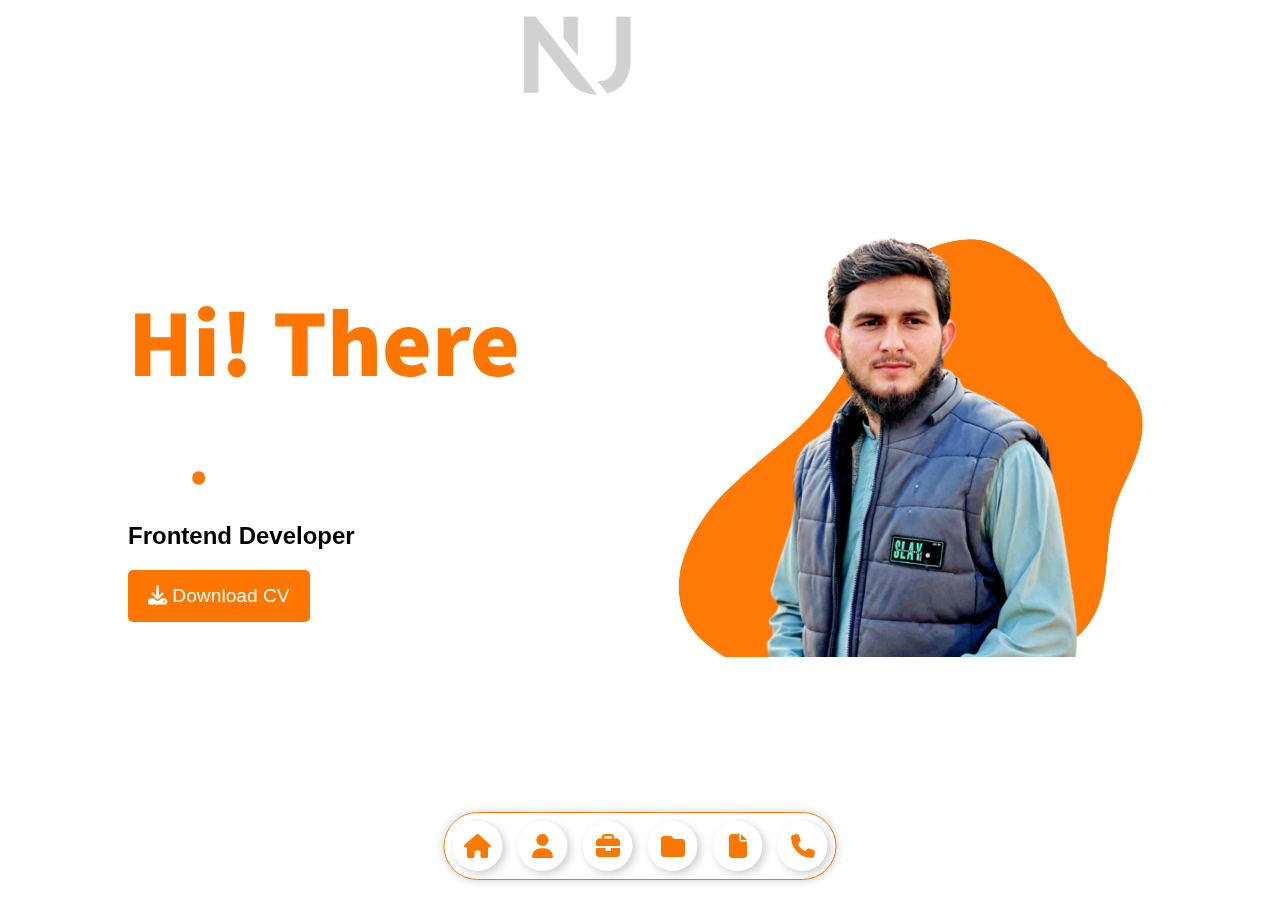
<file: index.html>
<!DOCTYPE html>
<html lang="en">

<head>
    <meta charset="UTF-8" />
    <meta name="viewport" content="width=device-width, initial-scale=1.0" />
    <title>Typing Animation</title>
    <link rel="stylesheet" href="style.css" />
    <link rel="stylesheet" href="https://cdnjs.cloudflare.com/ajax/libs/font-awesome/6.4.2/css/all.min.css" />
</head>

<body>
    <div class="container">
        <div class="text">
            <h1 class="line1">Hi! There</h1>
            <h1 class="line2" id="typing-text"></h1>
            <p class="role">Frontend Developer</p>
            <img src="Logo.JPG" alt="NU Logo" class="nu-logo">
            <button class="btn1" id="downloadCV">
            <i class="fas fa-download"></i>
            Download CV
        </button>
        </div>

        <div class="profile">
            <img src="./Green Dark Green Real Estate Home For Sale Facebook Post_20250320_123431_0000.png" alt="Profile Picture" />
        </div>
    </div>



    <!-- Bottom Navigation -->
    <div class="bottom-nav">
        <a href="index.html" class="nav-item" data-text="Home">
            <i class="fa-solid fa-house"></i>
        </a>
        <a href="about.html" class="nav-item" data-text="About" target="_parent">
            <i class="fa-solid fa-user"></i>
        </a>
        <a href="service_check.html" class="nav-item" data-text="Services">
            <i class="fa-solid fa-briefcase"></i>
        </a>
        <a href="project_check.html" class="nav-item" data-text="Projects">
            <i class="fa-solid fa-folder"></i>
        </a>
        <a href="Resumee_check.html" class="nav-item" data-text="Resume">
            <i class="fa-solid fa-file"></i>
        </a>
        <a href="#contact" class="nav-item" data-text="Contact">
            <i class="fa-solid fa-phone"></i>
        </a>
    </div>
    <script src="script.js"></script>
</body>

</html>
</file>
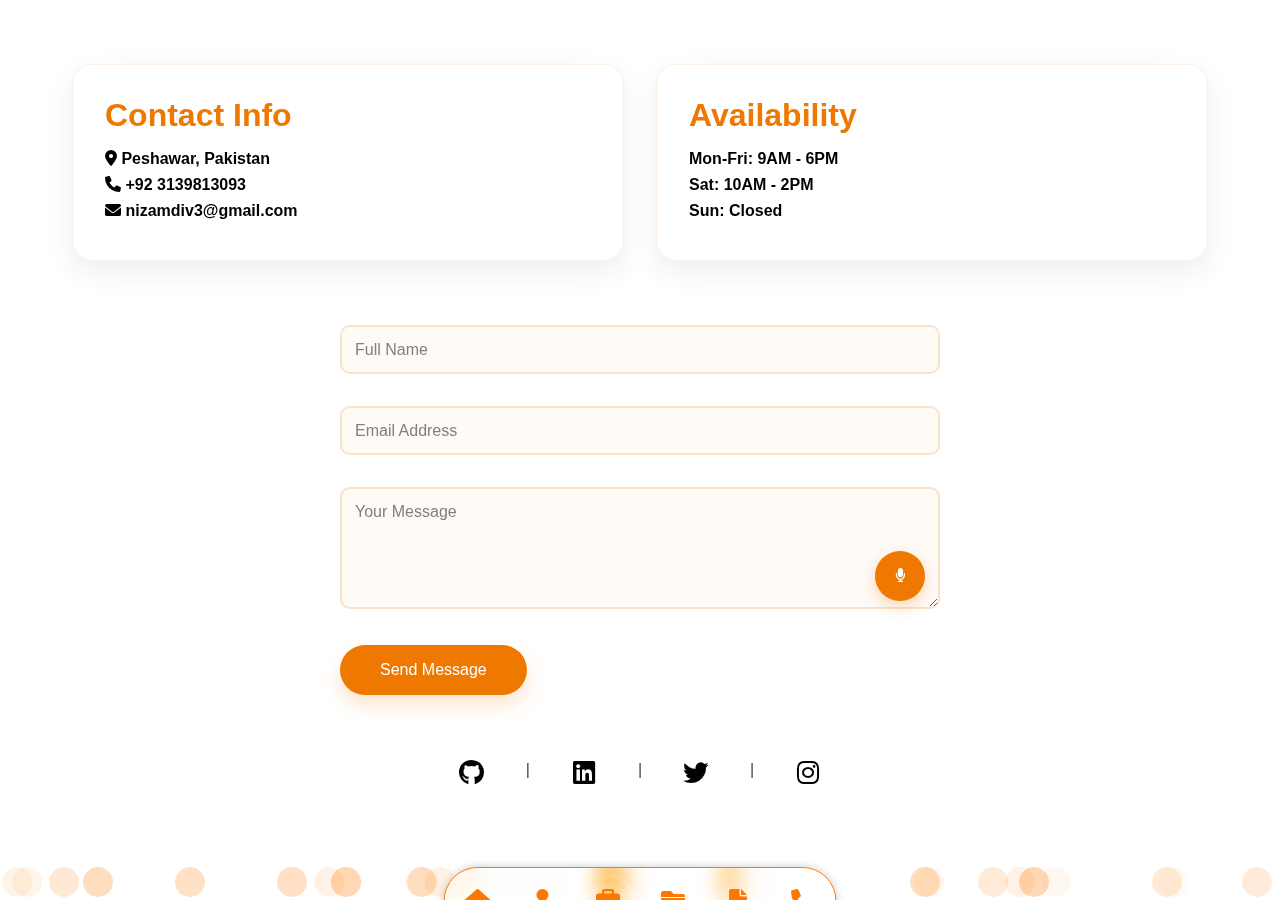
<file: Contact_check.html>
<!DOCTYPE html>
<html lang="en">

<head>
    <meta charset="UTF-8" />
    <meta name="viewport" content="width=device-width, initial-scale=1.0" />
    <title>Contact - Modern Portfolio</title>
    <link rel="stylesheet" href="https://cdnjs.cloudflare.com/ajax/libs/font-awesome/6.0.0/css/all.min.css" />
    <style>
         :root {
            --primary: #ef7800;
            --secondary: #2d2d2d;
            --bg: #ffffff;
            --text: #444444;
            --neon-glow: 0 0 15px rgba(239, 120, 0, 0.5);
        }
        
        * {
            margin: 0;
            padding: 0;
            box-sizing: border-box;
            font-family: "Segoe UI", Tahoma, Geneva, Verdana, sans-serif;
        }
        
        body {
            background: var(--bg);
            color: var(--text);
            min-height: 100vh;
            /* overflow-x: hidden;   */
            position: relative;
        }
        
        h2 {
            color: var(--primary);
            font-size: 2rem;
            margin-bottom: 1rem;
        }
        
        p {
            font-size: 1rem;
            color: rgb(0, 0, 0);
            margin-bottom: 0.5rem;
            font-weight: 600;
        }
        /* Background dots */
        
        .bubbles {
            position: fixed;
            width: 100%;
            height: 100%;
            z-index: -1;
            overflow: hidden;
        }
        
        .bubbles span {
            position: absolute;
            display: block;
            width: 30px;
            height: 30px;
            background: rgba(255, 123, 0, 0.3);
            border-radius: 50%;
            animation: bubble 20s linear infinite;
        }
        
        @keyframes bubble {
            0% {
                transform: translateY(100vh) scale(0);
                opacity: 0.3;
            }
            50% {
                opacity: 1;
            }
            100% {
                transform: translateY(-10vh) scale(1);
                opacity: 0.6;
            }
        }
        
        @keyframes backInDownCustom {
            0% {
                opacity: 0.7;
                transform: translateY(-1200px) scale(0.7);
            }
            80% {
                opacity: 0.8;
                transform: translateY(0px) scale(1.05);
            }
            100% {
                opacity: 1;
                transform: translateY(0px) scale(1);
            }
        }
        
        form {
            animation: backInDownCustom 1s ease-out both;
        }
        
        .contact-container {
            max-width: 1200px;
            margin: 0 auto;
            padding: 4rem 2rem;
        }
        
        .contact-cards {
            display: grid;
            grid-template-columns: repeat(auto-fit, minmax(300px, 1fr));
            gap: 2rem;
            margin-bottom: 4rem;
            cursor: pointer;
        }
        
        .contact-card {
            background: #fff;
            padding: 2rem;
            border-radius: 20px;
            box-shadow: 0 10px 30px rgba(0, 0, 0, 0.07);
            transition: all 0.3s ease;
            border: 1px solid rgba(239, 120, 0, 0.1);
        }
        
        .contact-card:hover {
            transform: translateY(-10px);
            box-shadow: 0 20px 50px rgba(239, 120, 0, 0.1);
        }
        
        .contact-form {
            max-width: 600px;
            margin: 0 auto;
        }
        
        .form-group {
            position: relative;
            margin-bottom: 2rem;
        }
        
        .form-input {
            width: 100%;
            padding: 1.2rem 1rem 0.5rem;
            border: 2px solid rgba(239, 120, 0, 0.2);
            border-radius: 10px;
            background: rgba(239, 120, 0, 0.03);
            font-size: 1rem;
            transition: all 0.3s ease;
        }
        
        .form-input:focus {
            outline: none;
            border-color: var(--primary);
            box-shadow: var(--neon-glow);
        }
        
        .form-group label {
            position: absolute;
            top: 16px;
            left: 15px;
            font-size: 1rem;
            color: gray;
            transition: 0.2s ease all;
            pointer-events: none;
        }
        
        .form-input:focus+label,
        .form-input:not(:placeholder-shown)+label {
            top: -10px;
            left: 12px;
            background: #fff;
            padding: 0 5px;
            font-size: 0.75rem;
            color: var(--primary);
        }
        
        .voice-btn {
            position: absolute;
            right: 15px;
            bottom: 12px;
            background: var(--primary);
            width: 50px;
            height: 50px;
            border: none;
            border-radius: 50%;
            cursor: pointer;
            display: flex;
            align-items: center;
            justify-content: center;
            color: #fff;
            box-shadow: 0 5px 15px rgba(239, 120, 0, 0.3);
        }
        
        .voice-btn:hover {
            transform: scale(1.1);
        }
        
        .submit-btn {
            display: inline-block;
            background: var(--primary);
            color: white;
            padding: 1rem 2.5rem;
            border: none;
            border-radius: 50px;
            font-size: 1rem;
            cursor: pointer;
            transition: all 0.3s ease;
            box-shadow: 0 10px 20px rgba(239, 120, 0, 0.2);
        }
        
        .submit-btn:hover {
            transform: translateY(-3px);
            box-shadow: 0 15px 25px rgba(239, 120, 0, 0.3);
        }
        
        .social-links {
            display: flex;
            justify-content: center;
            gap: 1.5rem;
            margin-top: 3rem;
        }
        
        .social-link {
            width: 60px;
            height: 60px;
            border-radius: 50%;
            display: flex;
            align-items: center;
            justify-content: center;
            color: rgb(2, 2, 2);
            transition: all 0.3s ease;
            text-decoration: none;
            font-size: 1.6rem;
        }
        
        .social-link:hover {
            background: var(--primary);
            transform: translateY(-5px) scale(1.1);
            box-shadow: var(--neon-glow);
            color: #fff;
        }
        /* bottom bar */
        /* bottom bar */
        
        .bottom-nav {
            position: fixed;
            /* bottom: -100px; */
            left: 50%;
            transform: translateX(-50%);
            background: transparent;
            padding: 8px;
            display: flex;
            gap: 15px;
            border: 0.5px solid #FE7600;
            border-radius: 500px;
            box-shadow: 0px 0px 10px rgba(0, 0, 0, 0.2);
            backdrop-filter: blur(9px) saturate(200%);
            margin-bottom: -20px;
        }
        /* Nav Items */
        
        .nav-item {
            text-decoration: none;
            color: #FE7800;
            font-size: 1.5rem;
            padding: 15px;
            position: relative;
            transition: all 0.3s ease;
            border-radius: 50%;
            width: 50px;
            height: 50px;
            display: flex;
            justify-content: center;
            align-items: center;
            box-shadow: 1px 1px 3px white;
            /* 3D effect */
        }
        /* Icon Styling */
        
        .nav-item i {
            font-size: 24px;
            /* transition: 0.3s; */
            transition: 0.3s ease-in-out;
        }
        /* Hover Effect: Text Appears ABOVE Icon */
        
        .nav-item::before {
            content: attr(data-text);
            position: absolute;
            top: -43px;
            /* Moves text above the icon */
            left: 50%;
            transform: translateX(-50%);
            font-size: 1rem;
            background: #FE7800;
            color: white;
            padding: 5px 10px;
            border-radius: 5px;
            opacity: 0;
            transition: opacity 0.3s;
            white-space: nowrap;
        }
        /* Show text on hover */
        
        .nav-item:hover::before {
            opacity: 1;
        }
        
        .bottom-nav a:hover {
            box-shadow: inset 3px 3px 3px rgba(0, 0, 0, 0.2), inset -3px -3px 5px rgba(255, 255, 255, 0.5);
            /* Inner shadow for pressed effect */
            transform: scale(0.95);
            /* Slight shrink for click effect */
        }
        
        @media (max-width: 768px) {
            .contact-container {
                padding: 2rem 1rem;
            }
            .form-input {
                font-size: 0.95rem;
            }
            .submit-btn {
                width: 100%;
            }
        } 
        /* Responsive Design */
@media (max-width: 1024px) {
    .contact-container {
        padding: 3rem 1.5rem;
    }

    .contact-cards {
        grid-template-columns: repeat(auto-fit, minmax(250px, 1fr));
        gap: 1.5rem;
        margin-bottom: 3rem;
    }

    .contact-card {
        padding: 1.5rem;
        border-radius: 15px;
    }

    .contact-form {
        max-width: 500px;
    }

    .form-input {
        padding: 1rem 0.8rem 0.4rem;
        font-size: 0.95rem;
    }

    .form-group label {
        font-size: 0.9rem;
        top: 14px;
        left: 12px;
    }

    .form-input:focus + label,
    .form-input:not(:placeholder-shown) + label {
        top: -8px;
        font-size: 0.7rem;
    }

    .voice-btn {
        width: 40px;
        height: 40px;
        bottom: 10px;
        right: 12px;
    }

    .submit-btn {
        padding: 0.8rem 2rem;
        font-size: 0.95rem;
    }

    .social-links {
        gap: 1.2rem;
        margin-top: 2rem;
    }

    .social-link {
        width: 50px;
        height: 50px;
        font-size: 1.4rem;
    }

    .bubbles span {
        width: 20px;
        height: 20px;
    }

    .bottom-nav {
        gap: 10px;
        padding: 6px;
        bottom: 15px;
    }

    .nav-item {
        width: 45px;
        height: 45px;
        padding: 12px;
    }

    .nav-item i {
        font-size: 20px;
    }

    .nav-item::before {
        font-size: 0.9rem;
        top: -35px;
        padding: 4px 8px;
    }
}

@media (max-width: 768px) {
    .contact-container {
        padding: 2rem 1rem;
    }

    .contact-cards {
        grid-template-columns: 1fr;
        gap: 1rem;
        margin-bottom: 2rem;
    }

    .contact-card {
        padding: 1.2rem;
        border-radius: 12px;
    }

    .contact-form {
        max-width: 100%;
        padding: 0 1rem;
    }

    .form-input {
        font-size: 0.9rem;
        padding: 1rem 0.8rem 0.4rem;
    }

    .form-group label {
        font-size: 0.85rem;
        top: 12px;
        left: 10px;
    }

    .form-input:focus + label,
    .form-input:not(:placeholder-shown) + label {
        top: -8px;
        font-size: 0.65rem;
        left: 10px;
    }

    .voice-btn {
        width: 35px;
        height: 35px;
        bottom: 8px;
        right: 10px;
    }

    .submit-btn {
        width: 100%;
        padding: 0.8rem;
        font-size: 0.9rem;
    }

    .social-links {
        gap: 1rem;
        margin-top: 1.5rem;
    }

    .social-link {
        width: 45px;
        height: 45px;
        font-size: 1.2rem;
    }

    .bubbles span {
        width: 15px;
        height: 15px;
    }

    .bottom-nav {
        gap: 8px;
        padding: 5px;
        bottom: 10px;
    }

    .nav-item {
        width: 40px;
        height: 40px;
        padding: 10px;
    }

    .nav-item i {
        font-size: 18px;
    }

    .nav-item::before {
        font-size: 0.8rem;
        top: -30px;
        padding: 3px 6px;
    }
}

@media (max-width: 480px) {
    .contact-container {
        padding: 1.5rem 0.5rem;
    }

    .contact-cards {
        gap: 0.8rem;
        margin-bottom: 1.5rem;
    }

    .contact-card {
        padding: 1rem;
        border-radius: 10px;
    }

    h2 {
        font-size: 1.6rem;
    }

    p {
        font-size: 0.9rem;
    }

    .contact-form {
        padding: 0 0.5rem;
    }

    .form-group {
        margin-bottom: 1.5rem;
    }

    .form-input {
        font-size: 0.85rem;
        padding: 0.8rem 0.6rem 0.3rem;
    }

    .form-group label {
        font-size: 0.8rem;
        top: 10px;
        left: 8px;
    }

    .form-input:focus + label,
    .form-input:not(:placeholder-shown) + label {
        top: -6px;
        font-size: 0.6rem;
        left: 8px;
    }

    .voice-btn {
        width: 30px;
        height: 30px;
        bottom: 6px;
        right: 8px;
    }

    .submit-btn {
        padding: 0.7rem;
        font-size: 0.85rem;
    }

    .social-links {
        gap: 0.8rem;
        margin-top: 1rem;
    }

    .social-link {
        width: 40px;
        height: 40px;
        font-size: 1rem;
    }

    .bubbles span {
        width: 10px;
        height: 10px;
    }

    .bottom-nav {
        gap: 5px;
        padding: 4px;
        bottom: 8px;
    }

    .nav-item {
        width: 35px;
        height: 35px;
        padding: 8px;
    }

    .nav-item i {
        font-size: 16px;
    }

    .nav-item::before {
        font-size: 0.7rem;
        top: -25px;
        padding: 2px 5px;
    }
}
    </style>
</head>

<body>
    </div>

    <div class="contact-container">
        <div class="contact-cards">
            <div class="contact-card">
                <h2> Contact Info</h2>
                <p><i class="fas fa-map-marker-alt"></i> Peshawar, Pakistan</p>
                <p><i class="fas fa-phone"></i> +92 3139813093</p>
                <p><i class="fas fa-envelope"></i> nizamdiv3@gmail.com</p>
            </div>
            <div class="contact-card">
                <h2> Availability</h2>
                <p>Mon-Fri: 9AM - 6PM</p>
                <p>Sat: 10AM - 2PM</p>
                <p>Sun: Closed</p>
            </div>
        </div>

        <form class="contact-form" id="contactForm" action="https://api.web3forms.com/submit" method="POST">
            <input type="hidden" name="access_key" value="a000edce-58ef-4923-a4a9-ce13d12fbe2a">
            <div class="form-group">
                <input type="text" class="form-input" placeholder=" " required name="name" />
                <label for="name">Full Name</label>
            </div>
            <div class="form-group">
                <input type="email" class="form-input" placeholder=" " required name="email" />
                <label for="email">Email Address</label>
            </div>
            <div class="form-group">
                <textarea class="form-input" rows="5" id="message" placeholder=" " required name="message"></textarea>
                <label for="message">Your Message</label>
                <button type="button" class="voice-btn" id="voiceBtn">
            <i class="fas fa-microphone"></i>
          </button>
            </div>
            <button type="submit" class="submit-btn">Send Message</button>
        </form>

        <div class="social-links">
            <a href="#" class="social-link"><i class="fab fa-github"></i></a><br> |
            <a href="#" class="social-link"><i class="fab fa-linkedin"></i></a><br> |
            <a href="#" class="social-link"><i class="fab fa-twitter"></i></a><br> |
            <a href="#" class="social-link"><i class="fab fa-instagram"></i></a>
        </div>
    </div>
    <!-- bottom nav -->

    <div class="bottom-nav">
        <a href="index.html" class="nav-item" data-text="Home">
            <i class="fa-solid fa-house"></i>
        </a>
        <a href="about.html" class="nav-item" data-text="About" target="_parent">
            <i class="fa-solid fa-user"></i>
        </a>
        <a href="service_check.html" class="nav-item" data-text="Services">
            <i class="fa-solid fa-briefcase"></i>
        </a>
        <a href="project_check.html" class="nav-item" data-text="Projects">
            <i class="fa-solid fa-folder"></i>
        </a>
        <a href="Resumee_check.html" class="nav-item" data-text="Resume">
            <i class="fa-solid fa-file"></i>
        </a>
        <a href="Contact_check.html" class="nav-item" data-text="Contact">
            <i class="fa-solid fa-phone"></i>
        </a>

    </div>

    <!-- Animated Background Bubbles -->
    <div class="bubbles">
        <!-- 30 random bubbles -->
        <script>
            for (let i = 0; i < 30; i++) {
                const bubble = document.createElement("span");
                bubble.style.left = Math.random() * 100 + "vw";
                bubble.style.animationDuration = 5 + Math.random() * 15 + "s";
                bubble.style.opacity = Math.random();
                document.querySelector(".bubbles").appendChild(bubble);
            }
        </script>
        <script>
            // Voice Recognition
            const voiceBtn = document.getElementById("voiceBtn");
            const messageField = document.getElementById("message");
            let recognition;

            if (
                "SpeechRecognition" in window ||
                "webkitSpeechRecognition" in window
            ) {
                const SpeechRecognition =
                    window.SpeechRecognition || window.webkitSpeechRecognition;
                recognition = new SpeechRecognition();
                recognition.continuous = false;
                recognition.interimResults = false;
                recognition.lang = "en-US";

                recognition.onresult = (event) => {
                    const transcript = event.results[0][0].transcript;
                    messageField.value += transcript + " ";
                    voiceBtn.classList.remove("recording");
                };

                recognition.onerror = () => {
                    voiceBtn.classList.remove("recording");
                };
            }

            voiceBtn.addEventListener("click", () => {
                if (recognition) {
                    voiceBtn.classList.add("recording");
                    recognition.start();
                } else {
                    alert("Speech recognition not supported in this browser");
                }
            });

            // Form Submission
        </script>
</body>

</html>
</file>
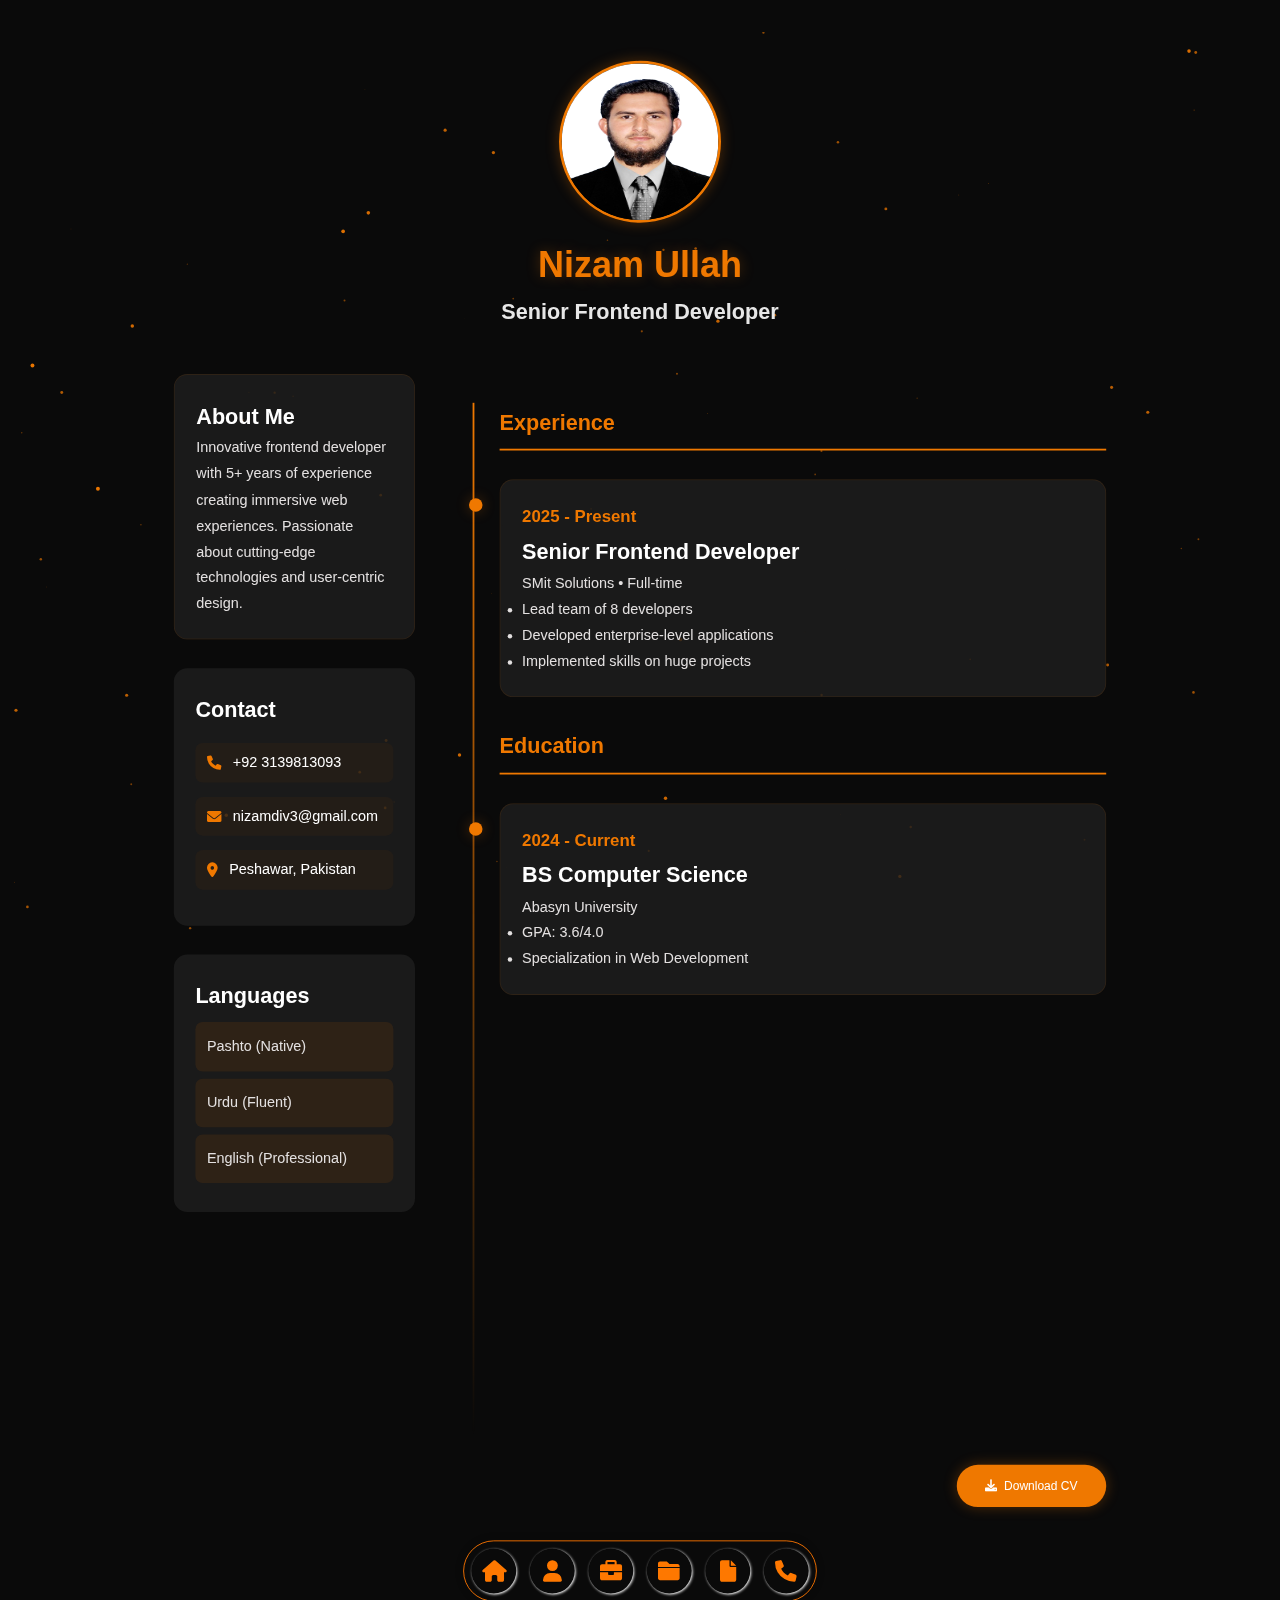
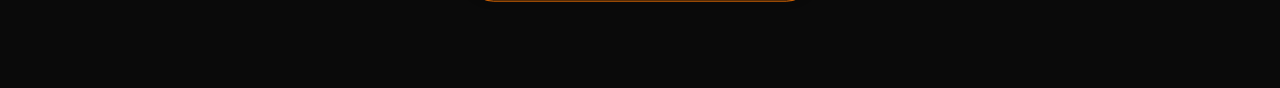
<file: Resumee_check.html>
<!DOCTYPE html>
<html lang="en">

<head>
    <meta charset="UTF-8">
    <meta name="viewport" content="width=device-width, initial-scale=1.0">
    <title>Nizam Ullah - Resume</title>
    <style>
         :root {
            --primary: #ef7800;
            --secondary: #2d2d2d;
            --bg: #0a0a0a;
            --neon-glow: 0 0 15px rgba(239, 120, 0, 0.3);
        }
        
        * {
            margin: 0;
            padding: 0;
            box-sizing: border-box;
            font-family: 'Inter', sans-serif;
        }
        
        body {
            background: var(--bg);
            color: white;
            min-height: 100vh;
            overflow-x: hidden;
        }
        
        .particles {
            position: fixed;
            width: 100%;
            height: 100%;
            z-index: -1;
        }
        
        .resume-container {
            max-width: 1100px;
            margin: 2rem auto;
            padding: 2rem;
            transform: scale(0.9);
            transform-origin: top center;
        }
        
        .resume-grid {
            display: grid;
            grid-template-columns: 300px 1fr;
            gap: 2rem;
        }
        /* Profile Header */
        
        .profile-header {
            text-align: center;
            margin-bottom: 3rem;
            grid-column: 1 / -1;
        }
        
        .profile-img {
            width: 180px;
            height: 180px;
            border-radius: 50%;
            border: 3px solid var(--primary);
            box-shadow: var(--neon-glow);
            margin: 0 auto 1.5rem;
            display: block;
        }
        
        .profile-name {
            font-size: 2.5rem;
            color: var(--primary);
            margin-bottom: 0.5rem;
            text-shadow: var(--neon-glow);
        }
        
        .profile-title {
            font-size: 1.5rem;
            color: #fff;
            opacity: 0.9;
        }
        /* Left Column */
        
        .left-column {
            position: relative;
            padding-right: 2rem;
        }
        
        .about-me {
            margin-bottom: 2rem;
            padding: 1.5rem;
            background: rgba(30, 30, 30, 0.8);
            border-radius: 15px;
            border: 1px solid rgba(239, 120, 0, 0.1);
        }
        
        .contact-info {
            margin-bottom: 2rem;
            padding: 1.5rem;
            background: rgba(30, 30, 30, 0.8);
            border-radius: 15px;
        }
        
        .contact-item {
            display: flex;
            align-items: center;
            margin: 1rem 0;
            padding: 0.8rem;
            background: rgba(239, 120, 0, 0.05);
            border-radius: 8px;
        }
        
        .contact-item i {
            margin-right: 0.8rem;
            color: var(--primary);
        }
        
        .languages {
            padding: 1.5rem;
            background: rgba(30, 30, 30, 0.8);
            border-radius: 15px;
        }
        
        .language-list {
            list-style: none;
        }
        
        .language-item {
            padding: 0.8rem;
            margin: 0.5rem 0;
            background: rgba(239, 120, 0, 0.1);
            border-radius: 8px;
            transition: transform 0.3s ease;
        }
        
        .language-item:hover {
            transform: translateX(10px);
        }
        /* Right Column Timeline */
        
        .timeline {
            position: relative;
            padding-left: 30px;
        }
        
        .timeline::before {
            content: '';
            position: absolute;
            left: 0;
            top: 0;
            width: 2px;
            height: 100%;
            background: linear-gradient(to bottom, var(--primary), transparent);
        }
        
        .timeline-item {
            position: relative;
            margin: 2rem 0;
            padding: 1.5rem;
            background: rgba(30, 30, 30, 0.8);
            border-radius: 15px;
            transform: translateX(30px);
            opacity: 0;
            transition: all 0.6s ease;
            border: 1px solid rgba(239, 120, 0, 0.1);
        }
        
        .timeline-item.active {
            transform: translateX(0);
            opacity: 1;
        }
        
        .timeline-item::before {
            content: '';
            position: absolute;
            left: -35px;
            top: 20px;
            width: 15px;
            height: 15px;
            background: var(--primary);
            border-radius: 50%;
            box-shadow: var(--neon-glow);
        }
        
        h3,
        h2,
        p,
        li {
            line-height: 1.8;
        }
        
        h3 {
            color: var(--primary);
        }
        
        p,
        li {
            color: #e3e0e0;
        }
        
        .section-heading {
            color: var(--primary);
            font-size: 1.5rem;
            margin: 2rem 0 1.5rem;
            padding-bottom: 0.5rem;
            border-bottom: 2px solid var(--primary);
        }
        
        .download-btn {
            position: fixed;
            /* bottom: 2rem; */
            right: 2rem;
            padding: 1rem 2rem;
            background: var(--primary);
            border: none;
            border-radius: 30px;
            color: white;
            cursor: pointer;
            transition: all 0.3s ease;
            box-shadow: var(--neon-glow);
            display: flex;
            align-items: center;
            gap: 0.5rem;
        }
        
        .download-btn:hover {
            transform: scale(1.05);
            box-shadow: 0 0 30px var(--primary);
        }
        /* bottom bar */
        
        .bottom-nav {
            position: fixed;
            bottom: -100px;
            left: 50%;
            transform: translateX(-50%);
            background: transparent;
            padding: 8px;
            display: flex;
            gap: 15px;
            border: 0.5px solid #FE7600;
            border-radius: 500px;
            box-shadow: 0px 0px 10px rgba(0, 0, 0, 0.2);
            backdrop-filter: blur(9px) saturate(200%);
            margin-bottom: -20px;
        }
        /* Nav Items */
        
        .nav-item {
            text-decoration: none;
            color: #FE7800;
            font-size: 1.5rem;
            padding: 15px;
            position: relative;
            transition: all 0.3s ease;
            border-radius: 50%;
            width: 50px;
            height: 50px;
            display: flex;
            justify-content: center;
            align-items: center;
            box-shadow: 1px 1px 3px white;
            /* 3D effect */
        }
        /* Icon Styling */
        
        .nav-item i {
            font-size: 24px;
            /* transition: 0.3s; */
            transition: 0.3s ease-in-out;
        }
        /* Hover Effect: Text Appears ABOVE Icon */
        
        .nav-item::before {
            content: attr(data-text);
            position: absolute;
            top: -43px;
            /* Moves text above the icon */
            left: 50%;
            transform: translateX(-50%);
            font-size: 1rem;
            background: #FE7800;
            color: white;
            padding: 5px 10px;
            border-radius: 5px;
            opacity: 0;
            transition: opacity 0.3s;
            white-space: nowrap;
        }
        /* Show text on hover */
        
        .nav-item:hover::before {
            opacity: 1;
        }
        
        .bottom-nav a:hover {
            box-shadow: inset 3px 3px 3px rgba(0, 0, 0, 0.2), inset -3px -3px 5px rgba(255, 255, 255, 0.5);
            /* Inner shadow for pressed effect */
            transform: scale(0.95);
            /* Slight shrink for click effect */
        }
        
        @media (max-width: 768px) {
            .resume-container {
                transform: scale(1);
                margin: 1rem;
                padding: 1rem;
            }
            .resume-grid {
                grid-template-columns: 1fr;
            }
            .timeline {
                padding-left: 15px;
            }
            .timeline-item::before {
                left: -25px;
            }
            .profile-name {
                font-size: 2rem;
            }
            .profile-title {
                font-size: 1.2rem;
            }
        } 

              
/* Responsive Design */
@media (max-width: 1024px) {
    .resume-container {
        max-width: 900px;
        margin: 1.5rem auto;
        padding: 1.5rem;
        transform: scale(0.95);
    }

    .resume-grid {
        grid-template-columns: 250px 1fr;
        gap: 1.5rem;
    }

    .profile-img {
        width: 150px;
        height: 150px;
    }

    .profile-name {
        font-size: 2.2rem;
    }

    .profile-title {
        font-size: 1.3rem;
    }

    .left-column {
        padding-right: 1.5rem;
    }

    .about-me,
    .contact-info,
    .languages {
        padding: 1.2rem;
        border-radius: 12px;
    }

    .contact-item {
        padding: 0.6rem;
        margin: 0.8rem 0;
    }

    .language-item {
        padding: 0.6rem;
        margin: 0.4rem 0;
    }

    .timeline {
        padding-left: 25px;
    }

    .timeline-item {
        padding: 1.2rem;
        margin: 1.5rem 0;
        border-radius: 12px;
    }

    .timeline-item::before {
        left: -30px;
        top: 15px;
        width: 12px;
        height: 12px;
    }

    .section-heading {
        font-size: 1.3rem;
        margin: 1.5rem 0 1rem;
    }

    .download-btn {
        padding: 0.8rem 1.5rem;
        bottom: 70px;
        right: 1.5rem;
        font-size: 0.9rem;
    }

    .bottom-nav {
        gap: 10px;
        padding: 6px;
        bottom: 15px;
    }

    .nav-item {
        width: 45px;
        height: 45px;
        padding: 12px;
    }

    .nav-item i {
        font-size: 20px;
    }

    .nav-item::before {
        font-size: 0.9rem;
        top: -35px;
        padding: 4px 8px;
    }
}

@media (max-width: 768px) {
    .resume-container {
        max-width: 100%;
        margin: 1rem;
        padding: 1rem;
        transform: scale(1);
    }

    .resume-grid {
        grid-template-columns: 1fr;
        gap: 1rem;
    }

    .left-column {
        padding-right: 0;
    }

    .profile-img {
        width: 120px;
        height: 120px;
    }

    .profile-name {
        font-size: 1.8rem;
    }

    .profile-title {
        font-size: 1.2rem;
    }

    .about-me,
    .contact-info,
    .languages {
        padding: 1rem;
        border-radius: 10px;
    }

    .contact-item {
        padding: 0.5rem;
        margin: 0.6rem 0;
    }

    .contact-item i {
        margin-right: 0.6rem;
    }

    .language-item {
        padding: 0.5rem;
        margin: 0.3rem 0;
    }

    .timeline {
        padding-left: 20px;
    }

    .timeline-item {
        padding: 1rem;
        margin: 1rem 0;
        border-radius: 10px;
    }

    .timeline-item::before {
        left: -25px;
        top: 12px;
        width: 10px;
        height: 10px;
    }

    .section-heading {
        font-size: 1.2rem;
        margin: 1rem 0 0.8rem;
    }

    h3,
    h2,
    p,
    li {
        line-height: 1.6;
    }

    .download-btn {
        padding: 0.7rem 1.2rem;
        bottom: 60px;
        right: 1rem;
        font-size: 0.85rem;
    }

    .bottom-nav {
        gap: 8px;
        padding: 5px;
        bottom: 10px;
    }

    .nav-item {
        width: 40px;
        height: 40px;
        padding: 10px;
    }

    .nav-item i {
        font-size: 18px;
    }

    .nav-item::before {
        font-size: 0.8rem;
        top: -30px;
        padding: 3px 6px;
    }
}

@media (max-width: 480px) {
    .resume-container {
        margin: 0.5rem;
        padding: 0.5rem;
    }

    .profile-img {
        width: 100px;
        height: 100px;
    }

    .profile-name {
        font-size: 1.6rem;
    }

    .profile-title {
        font-size: 1rem;
    }

    .about-me,
    .contact-info,
    .languages {
        padding: 0.8rem;
        border-radius: 8px;
    }

    .contact-item {
        padding: 0.4rem;
        margin: 0.5rem 0;
        font-size: 0.9rem;
    }

    .contact-item i {
        margin-right: 0.5rem;
        font-size: 0.9rem;
    }

    .language-item {
        padding: 0.4rem;
        margin: 0.2rem 0;
        font-size: 0.9rem;
    }

    .timeline {
        padding-left: 15px;
    }

    .timeline-item {
        padding: 0.8rem;
        margin: 0.8rem 0;
        border-radius: 8px;
    }

    .timeline-item::before {
        left: -20px;
        top: 10px;
        width: 8px;
        height: 8px;
    }

    .section-heading {
        font-size: 1.1rem;
        margin: 0.8rem 0 0.6rem;
    }

    h3 {
        font-size: 1rem;
    }

    h2 {
        font-size: 1.2rem;
    }

    p,
    li {
        font-size: 0.9rem;
        line-height: 1.5;
    }

    .download-btn {
        padding: 0.6rem 1rem;
        bottom: 50px;
        right: 0.8rem;
        font-size: 0.8rem;
    }

    .bottom-nav {
        gap: 5px;
        padding: 4px;
        bottom: 8px;
    }

    .nav-item {
        width: 35px;
        height: 35px;
        padding: 8px;
    }

    .nav-item i {
        font-size: 16px;
    }

    .nav-item::before {
        font-size: 0.7rem;
        top: -25px;
        padding: 2px 5px;
    }
}
    </style>
    <link rel="stylesheet" href="https://cdnjs.cloudflare.com/ajax/libs/font-awesome/6.0.0/css/all.min.css">
</head>

<body>
    <canvas class="particles"></canvas>

    <section class="resume-container">
        <div class="profile-header">
            <img src="./0313-9813093.png" class="profile-img" alt="Nizam Ullah">
            <h1 class="profile-name">Nizam Ullah</h1>
            <h2 class="profile-title">Senior Frontend Developer</h2>
        </div>

        <div class="resume-grid">
            <!-- Left Column -->
            <div class="left-column">
                <div class="about-me">
                    <h2>About Me</h2>
                    <p>Innovative frontend developer with 5+ years of experience creating immersive web experiences. Passionate about cutting-edge technologies and user-centric design.</p>
                </div>

                <div class="contact-info">
                    <h2>Contact</h2>
                    <div class="contact-item">
                        <i class="fas fa-phone"></i> +92 3139813093
                    </div>
                    <div class="contact-item">
                        <i class="fas fa-envelope"></i> nizamdiv3@gmail.com
                    </div>
                    <div class="contact-item">
                        <i class="fas fa-map-marker-alt"></i> Peshawar, Pakistan
                    </div>
                </div>

                <div class="languages">
                    <h2>Languages</h2>
                    <ul class="language-list">
                        <li class="language-item">Pashto (Native)</li>
                        <li class="language-item">Urdu (Fluent)</li>
                        <li class="language-item">English (Professional)</li>
                    </ul>
                </div>
            </div>

            <!-- Right Column -->
            <div class="right-column">
                <div class="timeline">
                    <h3 class="section-heading">Experience</h3>
                    <div class="timeline-item">
                        <h3>2025 - Present</h3>
                        <h2>Senior Frontend Developer</h2>
                        <p>SMit Solutions • Full-time</p>
                        <ul>
                            <li>Lead team of 8 developers</li>
                            <li>Developed enterprise-level applications</li>
                            <li>Implemented skills on huge projects </li>
                        </ul>
                    </div>

                    <h3 class="section-heading">Education</h3>
                    <div class="timeline-item">
                        <h3>2024 - Current</h3>
                        <h2>BS Computer Science</h2>
                        <p>Abasyn University</p>
                        <ul>
                            <li>GPA: 3.6/4.0</li>
                            <li>Specialization in Web Development</li>
                        </ul>
                    </div>

                    <div class="timeline-item">
                        <h3>2022 - 2024</h3>
                        <h2>FSC Pre-Engineering</h2>
                        <p>Govnmt Degree College Mathra Peshawar</p>
                        <ul>
                            <li>Grade: B</li>
                            <li>Mathematics & Physics Focus</li>
                        </ul>
                    </div>

                    <div class="timeline-item">
                        <h3>2020 - 2022</h3>
                        <h2>Matriculation</h2>
                        <p>Danish Model School</p>
                        <ul>
                            <li>Grade: A</li>
                            <li>Science & Computer Studies</li>
                        </ul>
                    </div>
                </div>
            </div>
        </div>

        <button class="download-btn" id="downloadCV">
            <i class="fas fa-download"></i>
            Download CV
        </button>

        <!-- Bottom bar -->
        <div class="bottom-nav">
            <a href="index.html" class="nav-item" data-text="Home">
                <i class="fa-solid fa-house"></i>
            </a>
            <a href="about.html" class="nav-item" data-text="About" target="_parent">
                <i class="fa-solid fa-user"></i>
            </a>
            <a href="service_check.html" class="nav-item" data-text="Services">
                <i class="fa-solid fa-briefcase"></i>
            </a>
            <a href="project_check.html" class="nav-item" data-text="Projects">
                <i class="fa-solid fa-folder"></i>
            </a>
            <a href="Resumee_check.html" class="nav-item" data-text="Resume">
                <i class="fa-solid fa-file"></i>
            </a>
            <a href="Contact_check.html" class="nav-item" data-text="Contact">
                <i class="fa-solid fa-phone"></i>
            </a>
        </div>

    </section>

    <script>
        // Particles Animation
        const canvas = document.querySelector('.particles');
        const ctx = canvas.getContext('2d');
        canvas.width = window.innerWidth;
        canvas.height = window.innerHeight;

        class Particle {
            constructor() {
                this.reset();
            }

            reset() {
                this.x = Math.random() * canvas.width;
                this.y = Math.random() * canvas.height;
                this.size = Math.random() * 2;
                this.speedX = Math.random() * 2 - 1;
                this.speedY = Math.random() * 2 - 1;
            }

            update() {
                this.x += this.speedX;
                this.y += this.speedY;

                if (this.x > canvas.width || this.x < 0) this.speedX *= -1;
                if (this.y > canvas.height || this.y < 0) this.speedY *= -1;
            }

            draw() {
                ctx.fillStyle = `rgba(239, 120, 0, ${this.size / 2})`;
                ctx.beginPath();
                ctx.arc(this.x, this.y, this.size, 0, Math.PI * 2);
                ctx.fill();
            }
        }

        const particles = Array(100).fill().map(() => new Particle());

        function animate() {
            ctx.clearRect(0, 0, canvas.width, canvas.height);
            particles.forEach(particle => {
                particle.update();
                particle.draw();
            });
            requestAnimationFrame(animate);
        }
        animate();

        // Scroll Animations
        const timelineItems = document.querySelectorAll('.timeline-item');
        const observer = new IntersectionObserver(entries => {
            entries.forEach(entry => {
                if (entry.isIntersecting) {
                    entry.target.classList.add('active');
                }
            });
        }, {
            threshold: 0.5
        });

        timelineItems.forEach(item => observer.observe(item));

        document.getElementById('downloadCV').addEventListener('click', () => {
            document.getElementById('downloadCV').addEventListener('click', () => {
                const link = document.createElement('a');
                link.href = 'blue-professional-modern-cv.pdf'; // Your renamed file
                link.download = 'Nizam-Ullah-Resume.pdf';
                document.body.appendChild(link);
                link.click();
                document.body.removeChild(link);
            });
        });


        // Window Resize Handler
        window.addEventListener('resize', () => {
            canvas.width = window.innerWidth;
            canvas.height = window.innerHeight;
            particles.forEach(particle => particle.reset());
        });
    </script>
</body>

</html>
</file>
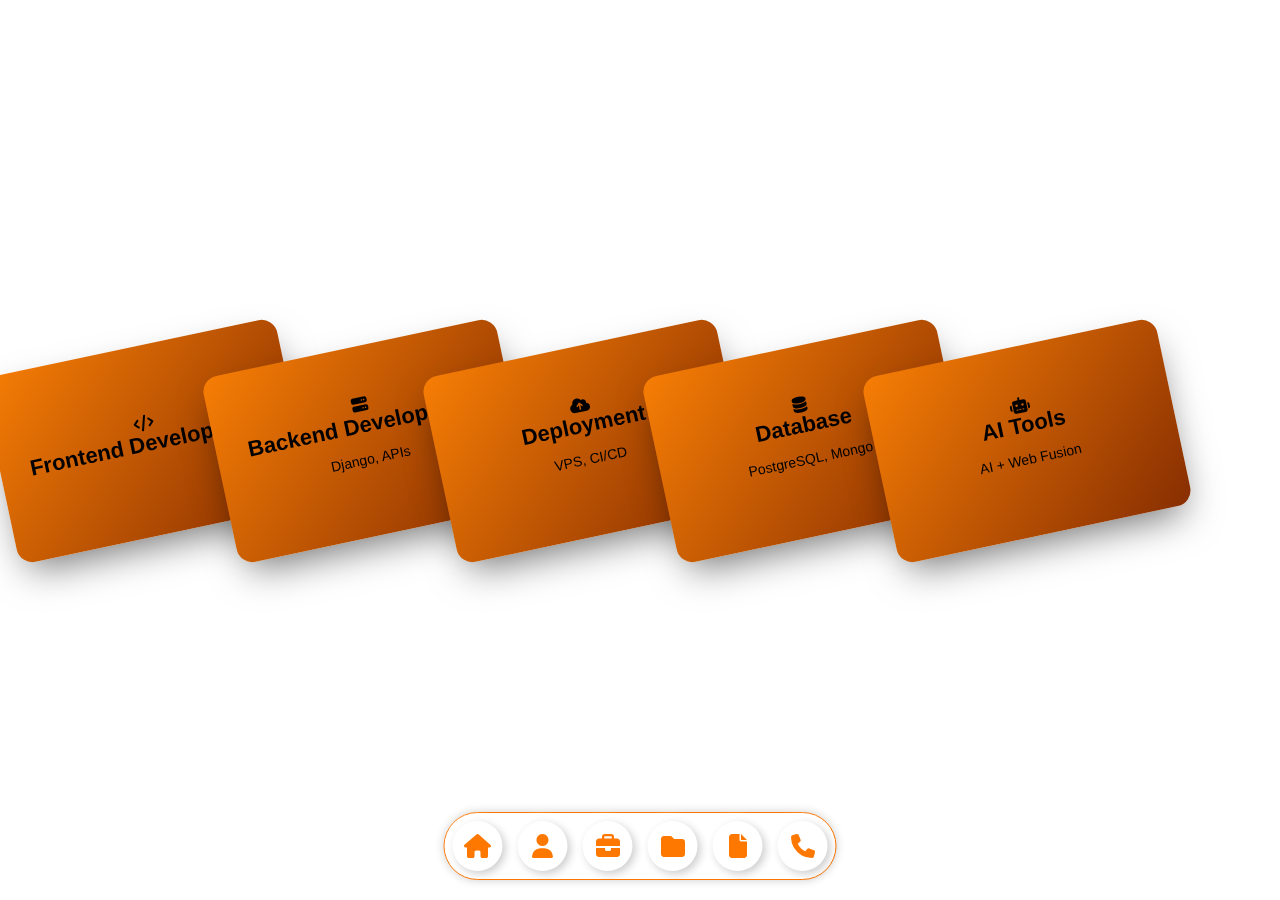
<file: service_check.html>
<!DOCTYPE html>
<html lang="en">

<head>
    <meta charset="UTF-8" />
    <title>Portfolio Cards UI</title>
    <link rel="stylesheet" href="https://cdnjs.cloudflare.com/ajax/libs/font-awesome/6.4.2/css/all.min.css" />

    <style>
        * {
            box-sizing: border-box;
            margin: 0;
            padding: 0;
        }
        
        body {
            background: #ffffff;
            font-family: Arial, sans-serif;
            overflow: hidden;
        }
        
        .container {
            width: 98%;
            height: 98vh;
            margin: 1vh center;
            position: relative;
        }
        
        .cards {
            position: absolute;
            width: 100%;
            height: 100%;
            display: flex;
            justify-content: center;
            align-items: center;
            flex-wrap: nowrap;
            transition: all 0.5s ease-in-out;
        }
        
        .card {
            width: 300px;
            height: 190px;
            background: linear-gradient(135deg, #f77e05, #872e01);
            color: #000;
            border-radius: 16px;
            box-shadow: 0 17px 38px -10px rgba(0, 0, 0, 0.55);
            margin-left: -80px;
            transform: rotate(-12deg) translateX(200%);
            display: flex;
            flex-direction: column;
            justify-content: center;
            align-items: center;
            opacity: 0;
            transition: all 0.8s ease-in-out;
            cursor: pointer;
            z-index: 1;
        }
        
        .card h3 {
            font-size: 18px;
            font-weight: bold;
        }
        
        .card p {
            font-size: 14px;
        }
        
        .card.show {
            transform: rotate(-12deg) translateX(0);
            opacity: 1;
        }
        
        .card.show:hover:not(.active) {
            opacity: 0.9;
            box-shadow: 0 12px 24px rgba(207, 104, 0, 0.4), 0 6px 8px rgba(0, 0, 0, 0.15);
            transition: all 0.4s ease-in-out;
            transform: rotate(-9deg) translateX(0);
        }
        
        .card.active {
            position: fixed;
            left: 50%;
            top: 50%;
            transform: translate(-50%, -50%) scale(1.15);
            width: 500px;
            height: 350px;
            background: linear-gradient(135deg, #f77e05, #872e01);
            color: white;
            z-index: 999;
            opacity: 1 !important;
            border-radius: 16px;
            box-shadow: 0 20px 45px rgba(0, 0, 0, 0.4), inset 0 1px 1px rgba(255, 255, 255, 0.1);
            transition: all 0.5s ease-in-out;
            overflow: hidden;
            padding: 25px;
        }
        
        .card.active::before {
            content: "";
            position: absolute;
            top: 0;
            left: -75%;
            width: 50%;
            height: 100%;
            background: linear-gradient( to right, rgba(255, 255, 255, 0.15) 0%, rgba(255, 255, 255, 0.05) 100%);
            transform: skewX(-20deg);
            animation: shine 2s;
            pointer-events: none;
        }
        
        @keyframes shine {
            0% {
                left: -75%;
            }
            100% {
                left: 125%;
            }
        }
        
        .cards.clicked .card:not(.active) {
            transform: scale(0.75) translateY(-120px) rotate(0deg);
            margin-left: 10px;
            margin-top: -220px;
            opacity: 0.3;
            transition: all 0.5s ease-in-out;
        }
        /* Hover effect for cards behind */
        
        .cards.clicked .card:not(.active):hover {
            opacity: 0.7;
            transform: scale(0.85) translateY(-120px);
            box-shadow: 0 8px 20px rgba(0, 0, 0, 0.5);
            /* transition: all 0.4s ease-in-out; */
        }
        
        .bottom-bar {
            position: absolute;
            bottom: 0;
            width: 100%;
            height: 50px;
            background: #222;
            color: white;
            text-align: center;
            line-height: 50px;
            font-size: 14px;
        }
        /* selected card content */
        
        .card-icon {
            font-size: 60px;
            margin-bottom: 15px;
            color: #fff;
        }
        
        .card-icon i {
            font-size: 3.2rem;
            color: #fff;
            text-shadow: 0 0 10px #f4b804, 0 0 20px #f89602, 0 0 30px #f4b804, 0 0 40px #f89602;
            animation: bounceOnce 0.8s ease-out 0s 1;
            animation-delay: 0.3s;
        }
        
        @keyframes pulseGlow {
            0%,
            100% {
                text-shadow: 0 0 8px #f4b804, 0 0 18px #f89602, 0 0 28px #f4b804, 0 0 38px #f89602;
                transform: scale(1);
            }
            50% {
                text-shadow: 0 0 16px #ffe100, 0 0 28px #ffaa00, 0 0 36px #ffe100, 0 0 50px #ffaa00;
                transform: scale(1.1);
            }
        }
        
        @keyframes bounceOnce {
            0% {
                transform: scale(0.8) translateY(-20px);
                opacity: 0.6;
            }
            60% {
                transform: scale(1.2) translateY(10px);
                opacity: 1;
            }
            100% {
                transform: scale(1) translateY(0);
            }
        }
        
        .card h3 {
            font-size: 22px;
            margin-bottom: 10px;
        }
        
        .card p {
            font-size: 14px;
            line-height: 1.6;
            margin-bottom: 15px;
        }
        
        .card-title {
            font-size: 1.8rem;
            font-weight: 800;
            color: #fff;
            text-shadow: 0 0 4px rgba(255, 255, 255, 0.6);
            margin: 10px 0;
        }
        
        .card-description {
            color: #f8f9fa;
            font-weight: 500;
            font-size: 1.05rem;
            animation: fadeInUp 0.6s ease-in-out;
            line-height: 1.6;
            padding: 0 10px;
        }
        
        @keyframes fadeInUp {
            from {
                opacity: 0;
                transform: translateY(10px);
            }
            to {
                opacity: 1;
                transform: translateY(0);
            }
        }
        
        .card-tags {
            display: flex;
            flex-wrap: wrap;
            gap: 8px;
            margin: 15px 0;
            padding: 0;
            list-style: none;
            justify-content: center;
        }
        
        .card-tags li {
            background: rgba(255, 255, 255, 0.1);
            border: 1px solid rgba(255, 255, 255, 0.3);
            padding: 5px 12px;
            border-radius: 16px;
            font-size: 0.85rem;
            color: #fff;
            backdrop-filter: blur(3px);
        }
        
        .card-btn {
            margin-top: 15px;
            padding: 10px 20px;
            font-weight: bold;
            background: linear-gradient(135deg, #f77e05, #872e01);
            border: none;
            border-radius: 6px;
            color: white;
            cursor: pointer;
            box-shadow: 0 6px 12px rgba(0, 0, 0, 0.3);
            transition: transform 0.3s ease, box-shadow 0.3s ease;
        }
        
        .card-btn:hover {
            transform: scale(1.08);
            box-shadow: 0 10px 20px rgba(0, 0, 0, 0.4);
        }
        
        @keyframes fadeIn {
            from {
                opacity: 0;
                transform: translateY(10px);
            }
            to {
                opacity: 1;
                transform: translateY(0);
            }
        }
        /* Responsive Mobile/Tablet */
        
        @media (max-width: 768px) {
            .cards {
                flex-direction: column;
                align-items: center;
                overflow-y: auto;
                padding-top: 20px;
            }
            .card {
                width: 90%;
                height: 160px;
                margin: 10px 0;
                transform: translateX(100%);
                /* flex-wrap: wrap; */
            }
            .card.show {
                transform: translateX(0);
            }
            .cards.clicked .card:not(.active) {
                transform: scale(0.7) translateY(-10px) rotate(0deg);
                margin-left: 0;
                margin-top: -20px;
                opacity: 0.6;
                /* margin-top: 0; */
            }
            /* .card:not(.active):hover {
                opacity: 0.6;
                transform: scale(70) translateX(76px);
                box-shadow: 0 4px 10px rgba(0, 0, 0, 0.15);
                transition: all 0.3s ease;
                color: #fff;
            } */
            .cards.clicked .card:not(.active):hover {
                opacity: 0.8;
                transform: scale(0.76);
                box-shadow: 0 8px 20px rgba(0, 0, 0, 0.5);
                transition: all 0.4s ease-in-out;
            }
            .card.active {
                position: relative;
                width: 90%;
                height: 320px;
                transform: none;
                top: 0;
                left: 0;
                z-index: 5;
                margin: 20px auto;
                padding: 20px 15px;
                border-radius: 12px;
                overflow: hidden;
            }
            .card-icon i {
                display: none;
            }
            .card-title {
                font-size: 1.4rem;
                text-align: center;
            }
            .card-description {
                font-size: 1rem;
                text-align: center;
                padding: 5px 10px;
            }
            .card-tags {
                justify-content: center;
                flex-wrap: wrap;
                padding: 0;
                position: relative;
                top: -20px;
            }
            .card-tags li {
                font-size: 0.75rem;
                padding: 4px 10px;
                border-radius: 12px;
            }
            .card-btn {
                margin-top: 15px;
                font-size: 0.9rem;
                padding: 10px 16px;
                display: block;
                width: 30%;
                text-align: center;
                position: relative;
                top: -28px;
            }
        }
        /* bottom bar */
        
        .bottom-nav {
            position: fixed;
            bottom: 20px;
            left: 50%;
            transform: translateX(-50%);
            background: white;
            padding: 8px;
            display: flex;
            gap: 15px;
            border: 0.5px solid #FE7600;
            border-radius: 500px;
            box-shadow: 0px 0px 10px rgba(0, 0, 0, 0.2);
            backdrop-filter: blur(9px) saturate(200%);
        }
        /* Nav Items */
        
        .nav-item {
            text-decoration: none;
            color: #FE7800;
            font-size: 1.5rem;
            padding: 15px;
            position: relative;
            transition: all 0.3s ease;
            border-radius: 50%;
            width: 50px;
            height: 50px;
            display: flex;
            justify-content: center;
            align-items: center;
            box-shadow: 3px 3px 8px rgba(0, 0, 0, 0.2), -3px -3px 8px rgba(255, 255, 255, 1);
            /* 3D effect */
        }
        /* Icon Styling */
        
        .nav-item i {
            font-size: 24px;
            /* transition: 0.3s; */
            transition: 0.3s ease-in-out;
        }
        /* Hover Effect: Text Appears ABOVE Icon */
        
        .nav-item::before {
            content: attr(data-text);
            position: absolute;
            top: -43px;
            /* Moves text above the icon */
            left: 50%;
            transform: translateX(-50%);
            font-size: 1rem;
            background: #FE7800;
            color: white;
            padding: 5px 10px;
            border-radius: 5px;
            opacity: 0;
            transition: opacity 0.3s;
            white-space: nowrap;
        }
        /* Show text on hover */
        
        .nav-item:hover::before {
            opacity: 1;
        }
        
        .bottom-nav a:hover {
            box-shadow: inset 3px 3px 3px rgba(0, 0, 0, 0.2), inset -3px -3px 5px rgba(255, 255, 255, 0.5);
            /* Inner shadow for pressed effect */
            transform: scale(0.95);
            /* Slight shrink for click effect */
        }
               
/* Responsive Design */
@media (max-width: 1024px) {
    .card {
        width: 250px;
        height: 160px;
        margin-left: -60px;
    }

    .card h3 {
        font-size: 16px;
    }

    .card p {
        font-size: 12px;
    }

    .card.active {
        width: 400px;
        height: 300px;
        padding: 20px;
    }

    .card-title {
        font-size: 1.6rem;
    }

    .card-description {
        font-size: 0.95rem;
    }

    .card-tags li {
        font-size: 0.8rem;
        padding: 4px 10px;
    }

    .card-btn {
        padding: 8px 16px;
        font-size: 0.85rem;
    }

    .bottom-nav {
        gap: 10px;
        padding: 6px;
    }

    .nav-item {
        width: 45px;
        height: 45px;
        padding: 12px;
    }

    .nav-item i {
        font-size: 20px;
    }

    .nav-item::before {
        font-size: 0.9rem;
        top: -35px;
        padding: 4px 8px;
    }
}

@media (max-width: 768px) {
    .container {
        width: 100%;
        height: auto;
        margin: 0;
        padding: 10px;
    }

    .cards {
        flex-direction: column;
        align-items: center;
        overflow-y: auto;
        padding-top: 20px;
        height: auto;
    }

    .card {
        width: 90%;
        height: 150px;
        margin: 10px 0;
        transform: translateX(100%);
        margin-left: 0;
    }

    .card.show {
        transform: translateX(0);
        rotate: 0deg;
    }

    .card.show:hover:not(.active) {
        transform: translateX(0) rotate(0deg);
    }

    .cards.clicked .card:not(.active) {
        transform: scale(0.9) translateY(0) rotate(0deg);
        margin: 5px 0;
        opacity: 0.6;
    }

    .cards.clicked .card:not(.active):hover {
        opacity: 0.8;
        transform: scale(0.95) translateY(0);
        box-shadow: 0 8px 20px rgba(0, 0, 0, 0.5);
    }

    .card.active {
        position: relative;
        width: 90%;
        height: 280px;
        transform: none;
        top: 0;
        left: 0;
        z-index: 5;
        margin: 20px auto;
        padding: 15px;
        border-radius: 12px;
    }

    .card-icon {
        font-size: 40px;
        margin-bottom: 10px;
    }

    .card-icon i {
        font-size: 2rem;
        text-shadow: 0 0 8px #f4b804, 0 0 16px #f89602;
    }

    .card-title {
        font-size: 1.4rem;
        text-align: center;
    }

    .card-description {
        font-size: 0.9rem;
        text-align: center;
        padding: 5px 10px;
    }

    .card-tags {
        gap: 6px;
        margin: 10px 0;
        top: 0;
    }

    .card-tags li {
        font-size: 0.7rem;
        padding: 3px 8px;
    }

    .card-btn {
        margin-top: 10px;
        padding: 8px 14px;
        font-size: 0.8rem;
        width: auto;
        min-width: 100px;
    }

    .bottom-nav {
        bottom: 10px;
        gap: 8px;
        padding: 5px;
    }

    .nav-item {
        width: 40px;
        height: 40px;
        padding: 10px;
    }

    .nav-item i {
        font-size: 18px;
    }

    .nav-item::before {
        font-size: 0.8rem;
        top: -30px;
        padding: 3px 6px;
    }
}

@media (max-width: 480px) {
    .card {
        width: 95%;
        height: 120px;
        margin: 8px 0;
    }

    .card h3 {
        font-size: 14px;
    }

    .card p {
        font-size: 11px;
    }

    .card.active {
        width: 95%;
        height: 240px;
        padding: 10px;
        border-radius: 10px;
    }

    .card-icon {
        font-size: 30px;
        margin-bottom: 8px;
    }

    .card-icon i {
        font-size: 1.5rem;
        text-shadow: 0 0 6px #f4b804, 0 0 12px #f89602;
    }

    .card-title {
        font-size: 1.2rem;
    }

    .card-description {
        font-size: 0.85rem;
        padding: 5px;
    }

    .card-tags {
        gap: 5px;
        margin: 8px 0;
    }

    .card-tags li {
        font-size: 0.65rem;
        padding: 2px 6px;
    }

    .card-btn {
        padding: 6px 12px;
        font-size: 0.75rem;
        min-width: 80px;
    }

    .bottom-nav {
        gap: 5px;
        padding: 4px;
        bottom: 8px;
    }

    .nav-item {
        width: 35px;
        height: 35px;
        padding: 8px;
    }

    .nav-item i {
        font-size: 16px;
    }

    .nav-item::before {
        font-size: 0.7rem;
        top: -25px;
        padding: 2px 5px;
    }
}
    </style>
</head>

<body>
    <div class="container">
        <div class="cards" id="cards">
            <div class="card" data-service="frontend">
                <i class="fas fa-code"></i>
                <h3>Frontend Development</h3>
            </div>
            <div class="card" data-service="backend">
                <i class="fas fa-server"></i>
                <h3>Backend Development</h3>
                <p>Django, APIs</p>
            </div>
            <div class="card" data-service="deployment">
                <i class="fas fa-cloud-upload-alt"></i>
                <h3>Deployment</h3>
                <p>VPS, CI/CD</p>
            </div>
            <div class="card" data-service="data">
                <i class="fas fa-database"></i>
                <h3>Database</h3>
                <p>PostgreSQL, Mongo</p>
            </div>
            <div class="card" data-service="ai">
                <i class="fas fa-robot"></i>
                <h3>AI Tools</h3>
                <p>AI + Web Fusion</p>
            </div>
        </div>

        <!-- Bottom bar -->
        <div class="bottom-nav">
            <a href="index.html" class="nav-item" data-text="Home">
                <i class="fa-solid fa-house"></i>
            </a>
            <a href="about.html" class="nav-item" data-text="About" target="_parent">
                <i class="fa-solid fa-user"></i>
            </a>
            <a href="service_check.html" class="nav-item" data-text="Services">
                <i class="fa-solid fa-briefcase"></i>
            </a>
            <a href="project_check.html" class="nav-item" data-text="Projects">
                <i class="fa-solid fa-folder"></i>
            </a>
            <a href="Resumee_check.html" class="nav-item" data-text="Resume">
                <i class="fa-solid fa-file"></i>
            </a>
            <a href="Contact_check.html" class="nav-item" data-text="Contact">
                <i class="fa-solid fa-phone"></i>
            </a>
        </div>

        <script>
            const cards = document.querySelectorAll(".card");
            const container = document.querySelector(".cards");

            // Animate cards one by one on load
            cards.forEach((card, index) => {
                setTimeout(() => {
                    card.classList.add("show");
                }, index * 150);
            });

            cards.forEach((card) => {
                card.addEventListener("click", () => {
                    cards.forEach((c) => c.classList.remove("active"));
                    card.classList.add("active");
                    container.classList.add("clicked");
                });
            });

            // card content

            const cardData = {
                frontend: {
                    icon: "fas fa-code",
                    title: "Frontend Development",
                    description: "We build stunning, interactive, and modern UIs that adapt to all screen sizes.",
                    tags: ["Responsive", "SEO", "Interactive", "ReactJS"],
                    button: "Explore More",
                },
                backend: {
                    icon: "fas fa-server",
                    title: "Backend Development",
                    description: "Powerful backend logic & APIs that scale — built with Node.js, Django & more.",
                    tags: ["Secure", "APIs", "Databases", "Scalable"],
                    button: "Explore More",
                },
                deployment: {
                    icon: "fas fa-cloud-upload-alt",
                    title: "Deployment",
                    description: "Deploy your applications on cloud platforms with CI/CD pipelines.",
                    tags: ["AWS", "Docker", "CI/CD", "VPS"],
                    button: "Explore More",
                },
                data: {
                    icon: "fas fa-database",
                    title: "Database Management",
                    description: "Manage and optimize your databases for performance and reliability.",
                    tags: ["PostgreSQL", "MongoDB", "MySQL", "Redis"],
                    button: "Explore More",
                },
                ai: {
                    icon: "fas fa-robot",
                    title: "AI Tools Integration",
                    description: "Integrate AI tools into your applications for enhanced functionality.",
                    tags: ["ChatGPT", "ML", "NLP", "Automation"],
                    button: "Explore More",
                },
            };

            const cardsContainer = document.getElementById("cards");

            cardsContainer.addEventListener("click", function(e) {
                        const clickedCard = e.target.closest(".card");
                        if (!clickedCard) return;

                        const service = clickedCard.dataset.service;
                        const data = cardData[service];
                        if (!data) return;

                        // Remove all active cards first
                        document.querySelectorAll(".card").forEach((card) => {
                            card.classList.remove("active");
                            if (card.dataset.originalContent) {
                                card.innerHTML = card.dataset.originalContent;
                            }
                        });

                        // Save original for restoring
                        if (!clickedCard.dataset.originalContent) {
                            clickedCard.dataset.originalContent = clickedCard.innerHTML;
                        }

                        // Apply active state
                        clickedCard.classList.add("active");
                        clickedCard.innerHTML = `
      <div class="card-icon"><i class="${data.icon}"></i></div>
      <h3 class="card-title">${data.title}</h3>
      <p class="card-description">${data.description}</p>
      <ul class="card-tags">
        ${data.tags.map((tag) => `<li>${tag}</li>`).join("")}
      </ul>
      <button class="card-btn">${data.button}</button>
    `;
      });
        </script>
</body>

</html>
</file>
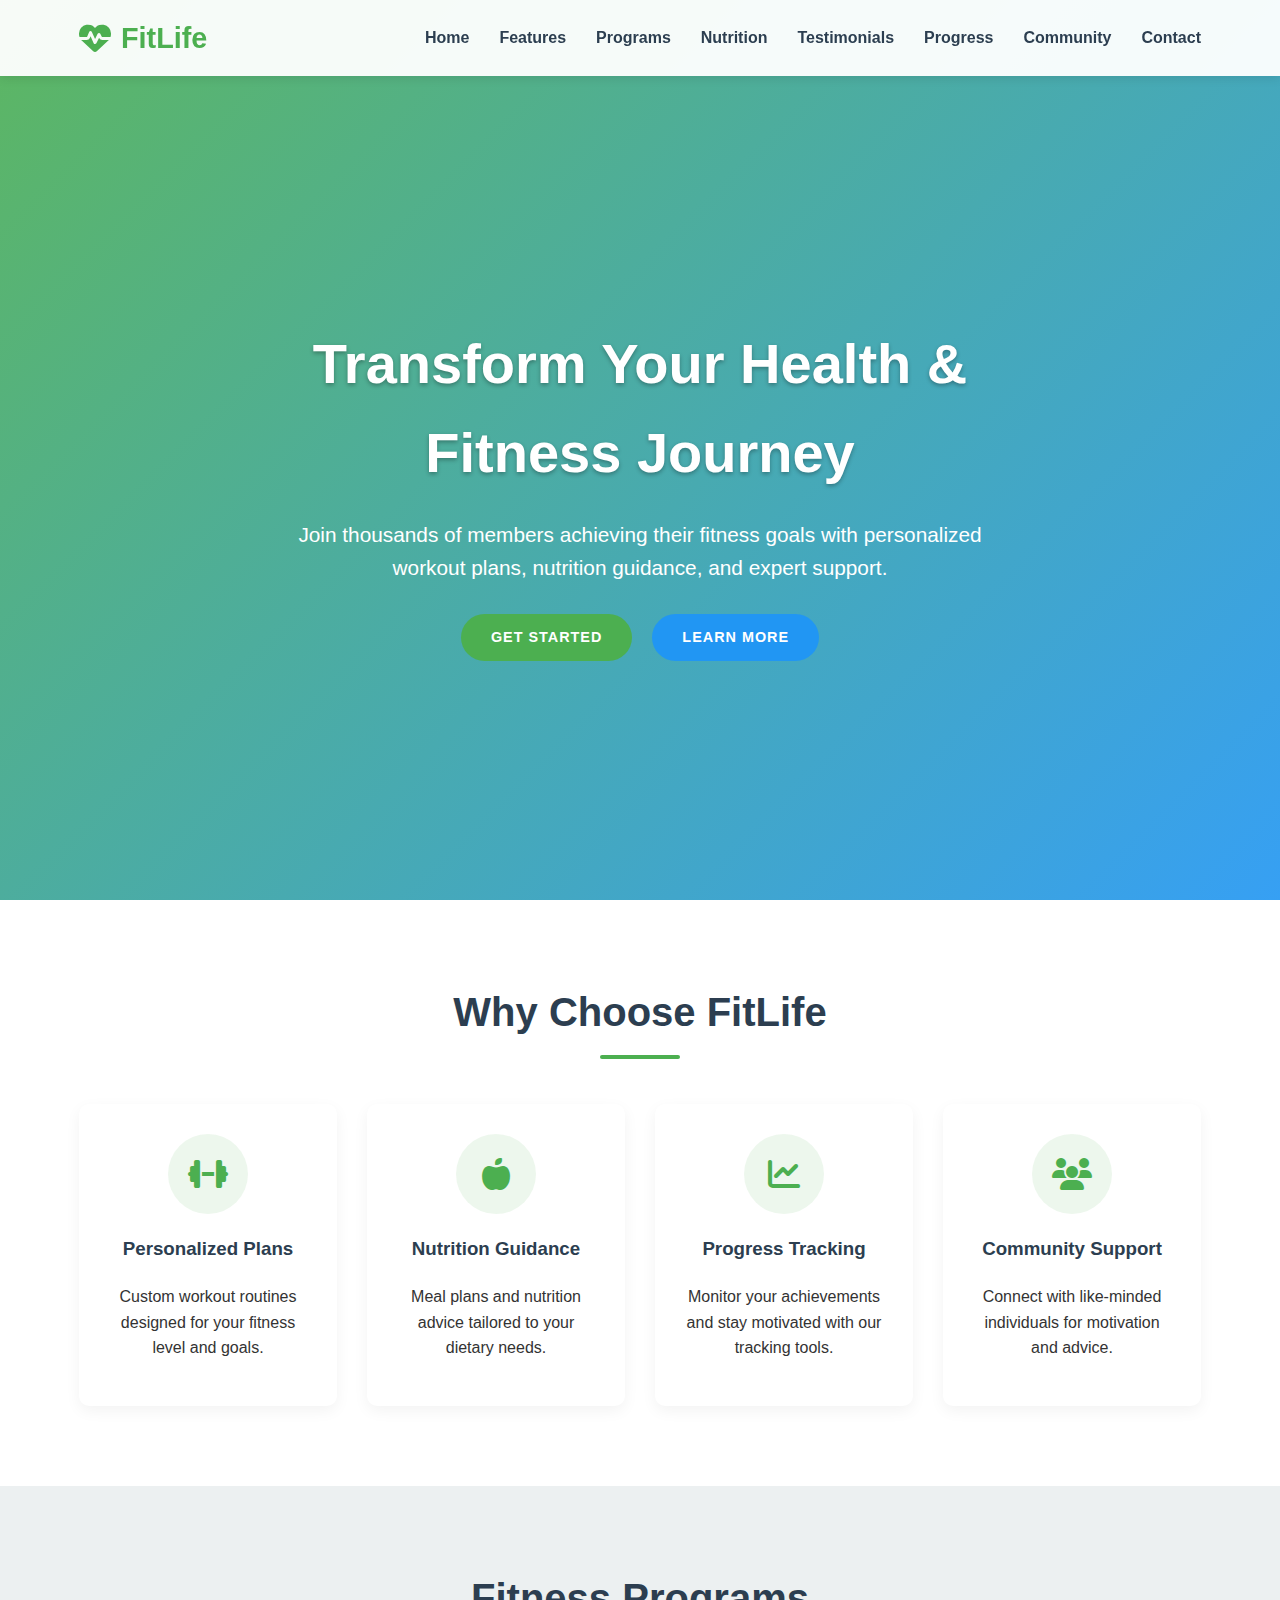
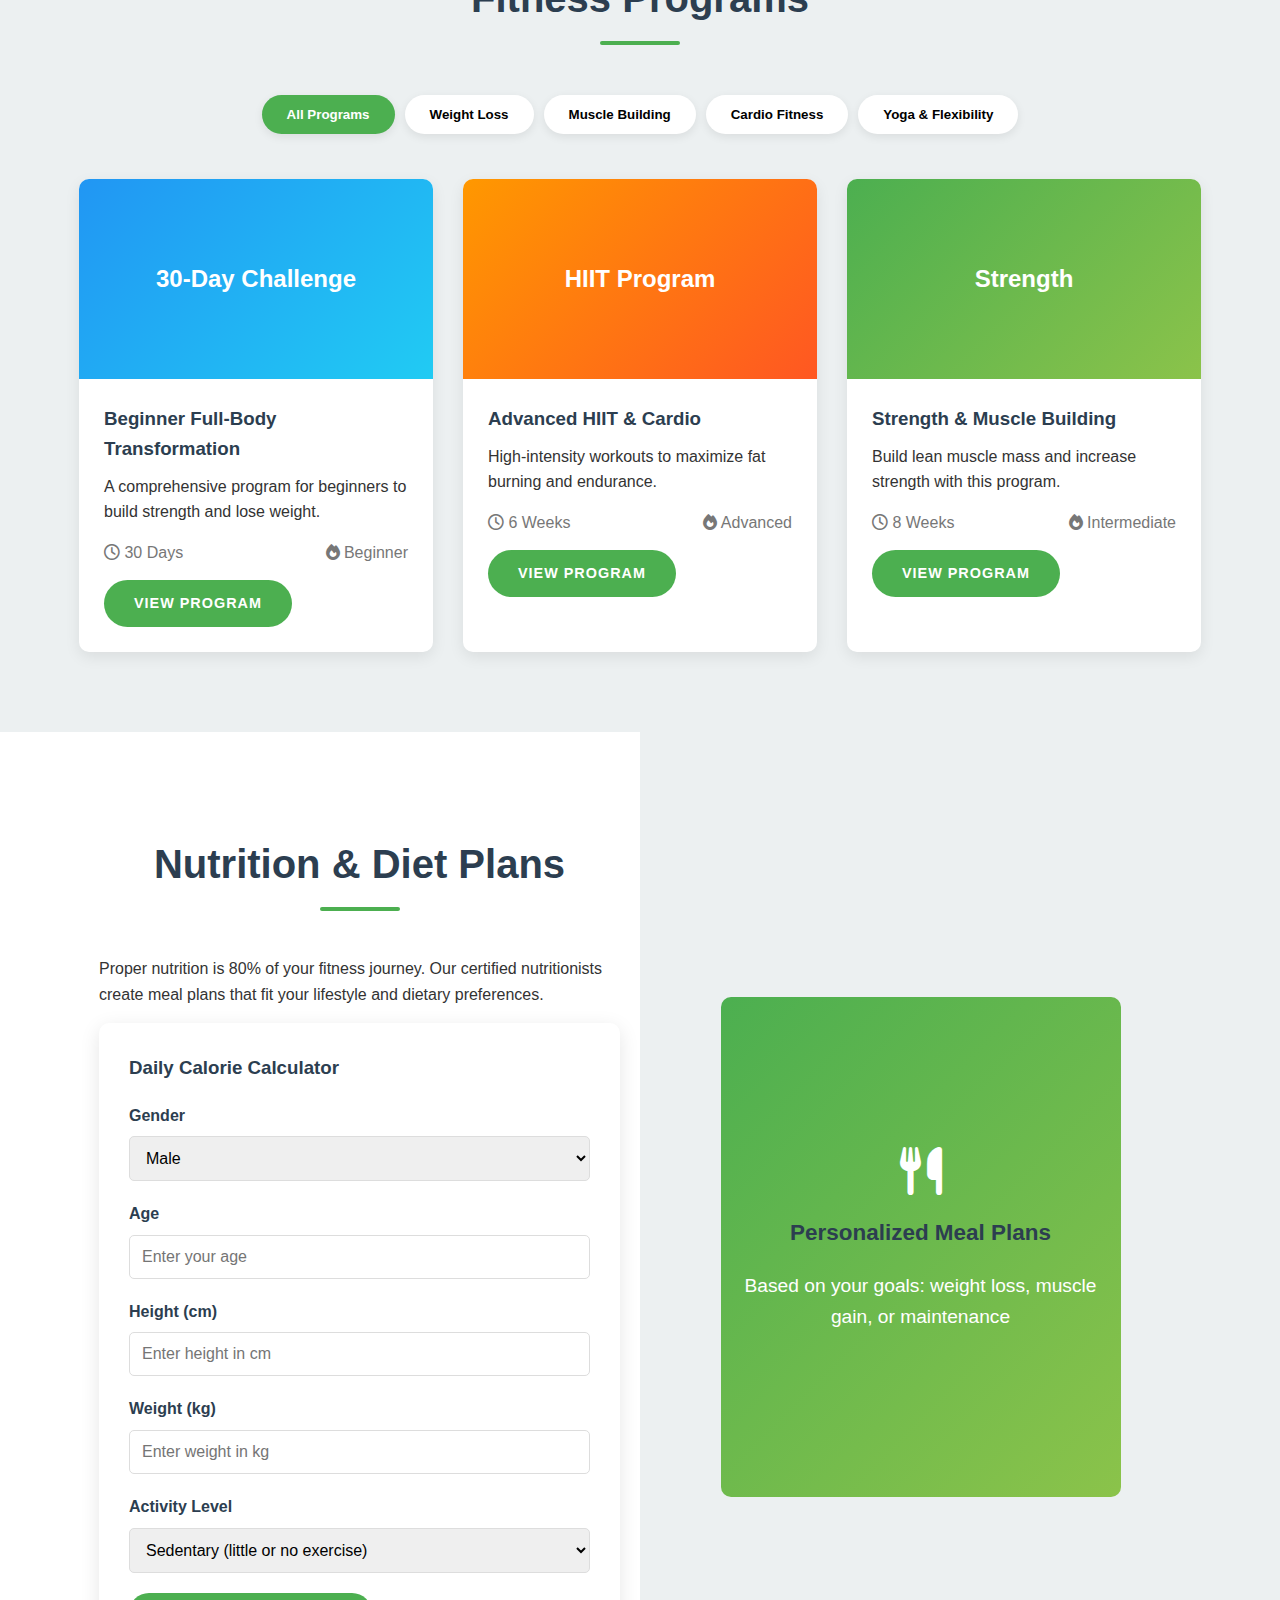
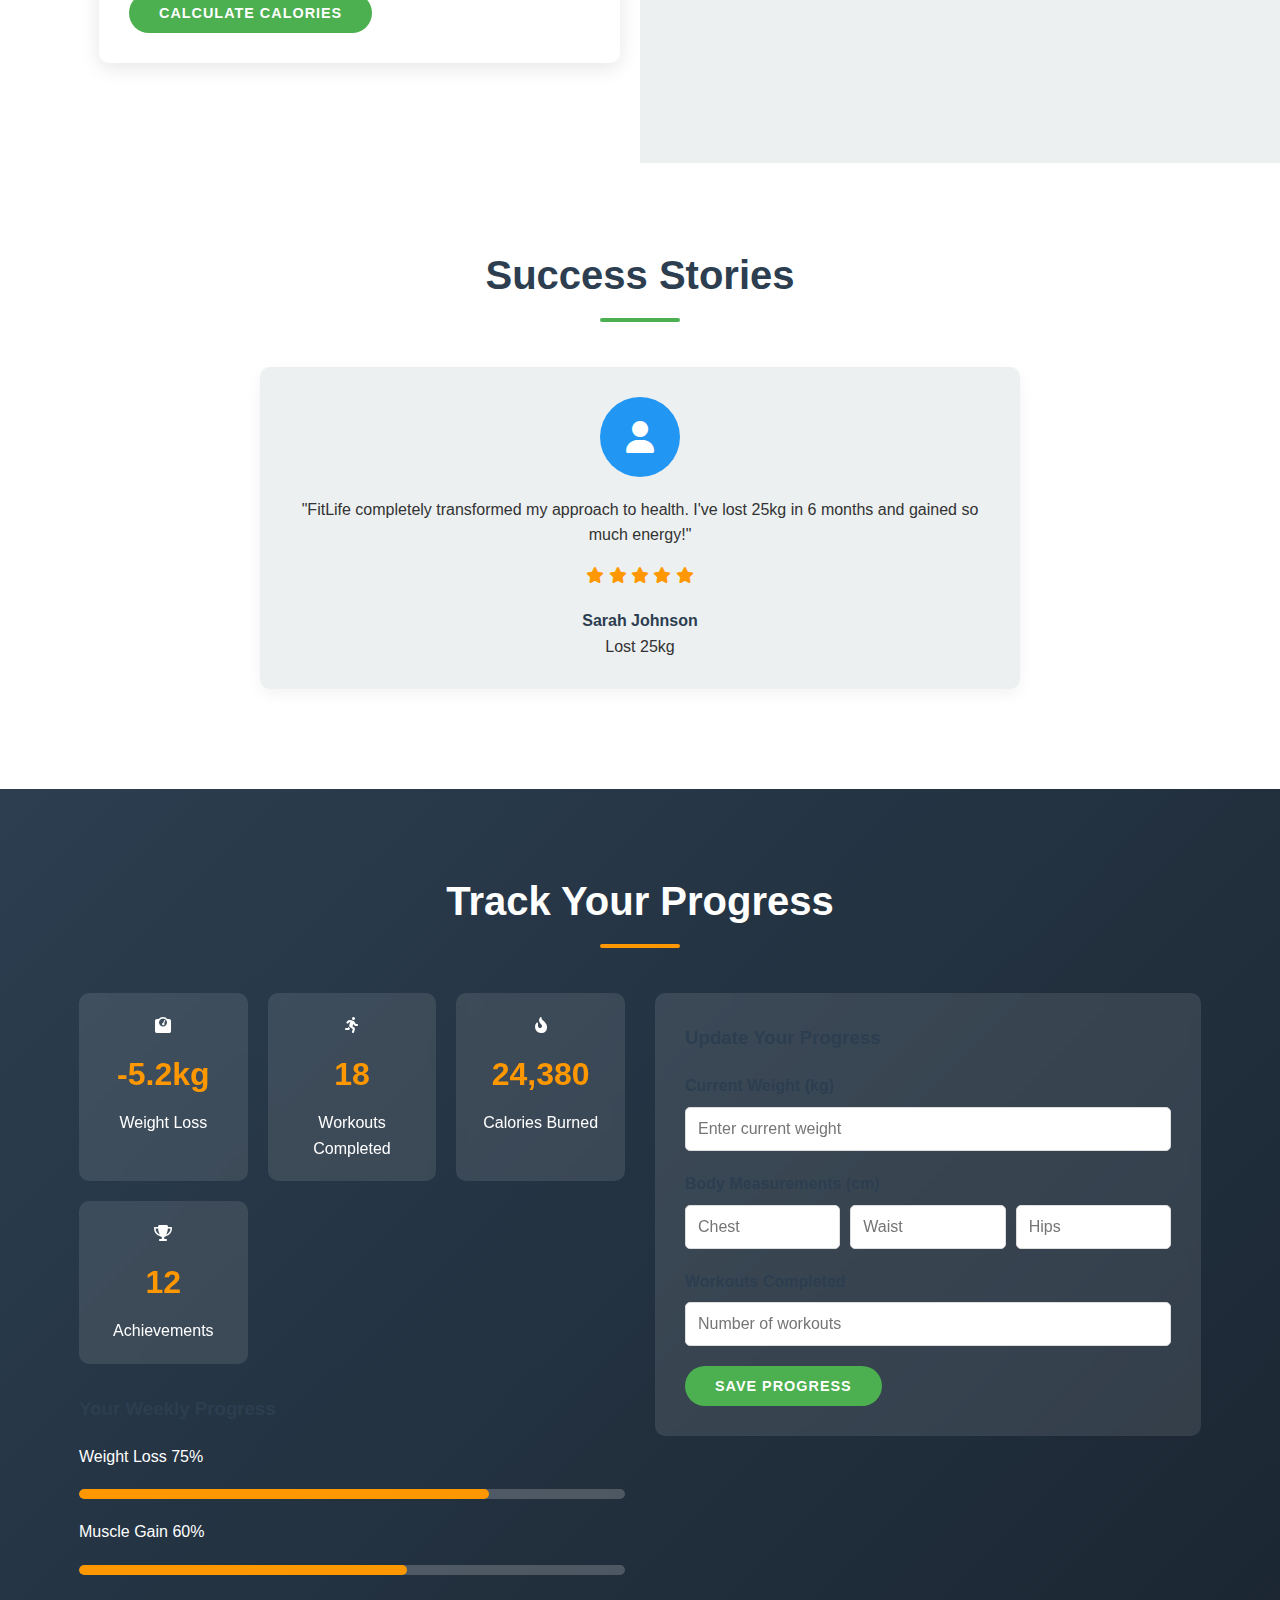
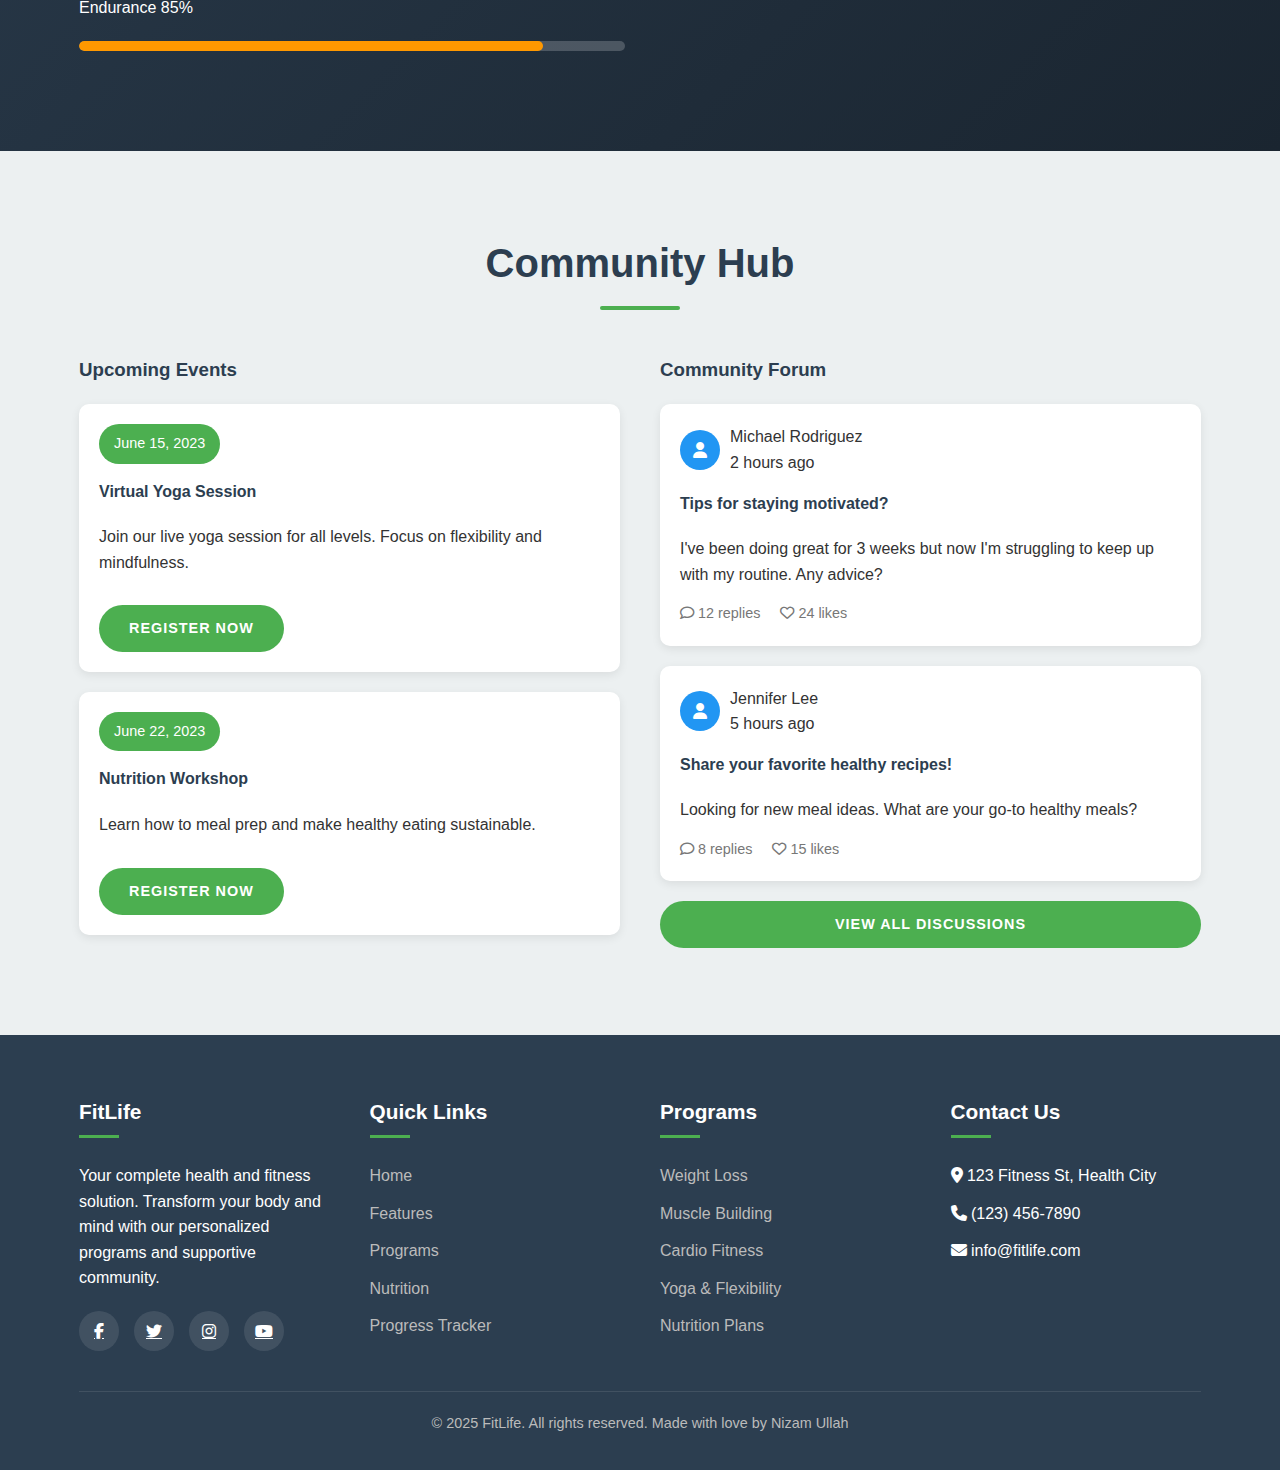
<file: shamsproject.html>
<!DOCTYPE html>
<html lang="en">
<head>
    <meta charset="UTF-8">
    <meta name="viewport" content="width=device-width, initial-scale=1.0">
    <title>FitLife | Health & Fitness Hub</title>
    <link rel="stylesheet" href="https://cdnjs.cloudflare.com/ajax/libs/font-awesome/6.4.0/css/all.min.css">
    <style>
        /* Global Styles */
        * {
            margin: 0;
            padding: 0;
            box-sizing: border-box;
            font-family: 'Segoe UI', Tahoma, Geneva, Verdana, sans-serif;
        }

        :root {
            --primary: #4CAF50;
            --secondary: #2196F3;
            --accent: #FF9800;
            --dark: #2c3e50;
            --light: #ecf0f1;
            --text: #333;
            --success: #8BC34A;
            --danger: #F44336;
        }

        body {
            background-color: #f9f9f9;
            color: var(--text);
            overflow-x: hidden;
            line-height: 1.6;
        }

        .container {
            width: 90%;
            max-width: 1200px;
            margin: 0 auto;
            padding: 0 15px;
        }

        section {
            padding: 80px 0;
        }

        h1, h2, h3, h4 {
            margin-bottom: 20px;
            color: var(--dark);
        }

        h2 {
            font-size: 2.5rem;
            text-align: center;
            position: relative;
            margin-bottom: 60px;
        }

        h2:after {
            content: '';
            position: absolute;
            bottom: -15px;
            left: 50%;
            transform: translateX(-50%);
            width: 80px;
            height: 4px;
            background: var(--primary);
            border-radius: 2px;
        }

        p {
            margin-bottom: 15px;
        }

        .btn {
            display: inline-block;
            padding: 12px 30px;
            background: var(--primary);
            color: white;
            border: none;
            border-radius: 30px;
            font-weight: 600;
            text-decoration: none;
            cursor: pointer;
            transition: all 0.3s ease;
            text-transform: uppercase;
            font-size: 0.9rem;
            letter-spacing: 1px;
        }

        .btn:hover {
            background: #43A047;
            transform: translateY(-3px);
            box-shadow: 0 5px 15px rgba(0,0,0,0.1);
        }

        .btn-secondary {
            background: var(--secondary);
        }

        .btn-secondary:hover {
            background: #1E88E5;
        }

        /* Header Styles */
        header {
            position: fixed;
            top: 0;
            left: 0;
            width: 100%;
            z-index: 1000;
            background: rgba(255, 255, 255, 0.95);
            box-shadow: 0 2px 10px rgba(0,0,0,0.1);
            padding: 15px 0;
            transition: all 0.3s ease;
        }

        .header-container {
            display: flex;
            justify-content: space-between;
            align-items: center;
        }

        .logo {
            font-size: 1.8rem;
            font-weight: 700;
            color: var(--primary);
            text-decoration: none;
            display: flex;
            align-items: center;
        }

        .logo i {
            margin-right: 10px;
            font-size: 2rem;
        }

        nav ul {
            display: flex;
            list-style: none;
        }

        nav ul li {
            margin-left: 30px;
        }

        nav ul li a {
            text-decoration: none;
            color: var(--dark);
            font-weight: 600;
            font-size: 1rem;
            transition: color 0.3s ease;
            position: relative;
        }

        nav ul li a:after {
            content: '';
            position: absolute;
            bottom: -5px;
            left: 0;
            width: 0;
            height: 2px;
            background: var(--primary);
            transition: width 0.3s ease;
        }

        nav ul li a:hover {
            color: var(--primary);
        }

        nav ul li a:hover:after {
            width: 100%;
        }

        .mobile-toggle {
            display: none;
            font-size: 1.5rem;
            cursor: pointer;
        }

        /* Hero Section */
        .hero {
            height: 100vh;
            display: flex;
            align-items: center;
            background: linear-gradient(135deg, rgba(76, 175, 80, 0.9), rgba(33, 150, 243, 0.9)), url('https://images.unsplash.com/photo-1571019613454-1cb2f99b2d8b?ixlib=rb-4.0.3') no-repeat center center/cover;
            color: white;
            text-align: center;
            position: relative;
            overflow: hidden;
        }

        .hero-content {
            max-width: 800px;
            margin: 0 auto;
            padding-top: 80px;
        }

        .hero h1 {
            font-size: 3.5rem;
            margin-bottom: 20px;
            color: white;
            text-shadow: 0 2px 4px rgba(0,0,0,0.3);
        }

        .hero p {
            font-size: 1.3rem;
            margin-bottom: 30px;
            max-width: 700px;
            margin-left: auto;
            margin-right: auto;
        }

        .hero-btns {
            display: flex;
            justify-content: center;
            gap: 20px;
            margin-top: 30px;
        }

        /* Features Section */
        .features {
            background-color: white;
        }

        .features-grid {
            display: grid;
            grid-template-columns: repeat(auto-fit, minmax(250px, 1fr));
            gap: 30px;
            margin-top: 50px;
        }

        .feature-card {
            background: white;
            border-radius: 10px;
            padding: 30px;
            text-align: center;
            box-shadow: 0 5px 15px rgba(0,0,0,0.05);
            transition: transform 0.3s ease, box-shadow 0.3s ease;
        }

        .feature-card:hover {
            transform: translateY(-10px);
            box-shadow: 0 15px 30px rgba(0,0,0,0.1);
        }

        .feature-icon {
            width: 80px;
            height: 80px;
            background: rgba(76, 175, 80, 0.1);
            border-radius: 50%;
            display: flex;
            align-items: center;
            justify-content: center;
            margin: 0 auto 20px;
            color: var(--primary);
            font-size: 2rem;
        }

        /* Programs Section */
        .programs {
            background-color: var(--light);
        }

        .program-tabs {
            display: flex;
            justify-content: center;
            margin-bottom: 40px;
            flex-wrap: wrap;
        }

        .tab-btn {
            padding: 12px 25px;
            background: white;
            border: none;
            margin: 5px;
            border-radius: 30px;
            font-weight: 600;
            cursor: pointer;
            transition: all 0.3s ease;
            box-shadow: 0 3px 10px rgba(0,0,0,0.08);
        }

        .tab-btn.active, .tab-btn:hover {
            background: var(--primary);
            color: white;
        }

        .programs-grid {
            display: grid;
            grid-template-columns: repeat(auto-fit, minmax(300px, 1fr));
            gap: 30px;
        }

        .program-card {
            background: white;
            border-radius: 10px;
            overflow: hidden;
            box-shadow: 0 5px 15px rgba(0,0,0,0.08);
            transition: transform 0.3s ease;
        }

        .program-card:hover {
            transform: translateY(-10px);
        }

        .program-img {
            height: 200px;
            background: var(--secondary);
            display: flex;
            align-items: center;
            justify-content: center;
            color: white;
            font-size: 1.5rem;
            font-weight: bold;
        }

        .program-content {
            padding: 25px;
        }

        .program-content h3 {
            color: var(--dark);
            margin-bottom: 10px;
        }

        .program-meta {
            display: flex;
            justify-content: space-between;
            margin: 15px 0;
            color: #777;
        }

        /* Nutrition Section */
        .nutrition {
            background: linear-gradient(to right, white 50%, var(--light) 50%);
        }

        .nutrition-container {
            display: flex;
            flex-wrap: wrap;
        }

        .nutrition-content, .nutrition-image {
            flex: 1;
            min-width: 300px;
            padding: 20px;
        }

        .nutrition-image {
            display: flex;
            align-items: center;
            justify-content: center;
        }

        .calorie-calculator {
            background: white;
            border-radius: 10px;
            padding: 30px;
            box-shadow: 0 5px 20px rgba(0,0,0,0.1);
        }

        .form-group {
            margin-bottom: 20px;
        }

        .form-group label {
            display: block;
            margin-bottom: 8px;
            font-weight: 600;
            color: var(--dark);
        }

        .form-group input, .form-group select {
            width: 100%;
            padding: 12px;
            border: 1px solid #ddd;
            border-radius: 5px;
            font-size: 1rem;
        }

        .result {
            background: rgba(76, 175, 80, 0.1);
            padding: 20px;
            border-radius: 8px;
            margin-top: 20px;
            text-align: center;
            display: none;
        }

        /* Testimonials */
        .testimonials {
            background: white;
        }

        .testimonials-container {
            max-width: 800px;
            margin: 0 auto;
            position: relative;
        }

        .testimonial {
            background: var(--light);
            border-radius: 10px;
            padding: 30px;
            margin: 20px;
            text-align: center;
            box-shadow: 0 5px 15px rgba(0,0,0,0.05);
        }

        .client-img {
            width: 80px;
            height: 80px;
            border-radius: 50%;
            background: var(--secondary);
            margin: 0 auto 20px;
            display: flex;
            align-items: center;
            justify-content: center;
            color: white;
            font-size: 2rem;
        }

        .client-name {
            font-weight: bold;
            margin-top: 20px;
            color: var(--dark);
        }

        .rating {
            color: var(--accent);
            margin: 10px 0;
        }

        /* Progress Tracker */
        .progress-tracker {
            background: linear-gradient(135deg, var(--dark), #1a2530);
            color: white;
        }

        .progress-tracker h2 {
            color: white;
        }

        .progress-tracker h2:after {
            background: var(--accent);
        }

        .tracker-container {
            display: flex;
            flex-wrap: wrap;
            gap: 30px;
        }

        .tracker-stats, .tracker-form {
            flex: 1;
            min-width: 300px;
        }

        .stats-grid {
            display: grid;
            grid-template-columns: repeat(auto-fit, minmax(140px, 1fr));
            gap: 20px;
            margin-bottom: 30px;
        }

        .stat-card {
            background: rgba(255,255,255,0.1);
            border-radius: 10px;
            padding: 20px;
            text-align: center;
            backdrop-filter: blur(5px);
        }

        .stat-value {
            font-size: 2rem;
            font-weight: bold;
            margin: 10px 0;
            color: var(--accent);
        }

        .progress-bar {
            height: 10px;
            background: rgba(255,255,255,0.2);
            border-radius: 5px;
            margin: 20px 0;
            overflow: hidden;
        }

        .progress {
            height: 100%;
            background: var(--accent);
            border-radius: 5px;
            width: 75%;
        }

        /* Community Section */
        .community {
            background: var(--light);
        }

        .community-container {
            display: flex;
            flex-wrap: wrap;
            gap: 40px;
        }

        .events, .forum {
            flex: 1;
            min-width: 300px;
        }

        .event-card {
            background: white;
            border-radius: 10px;
            padding: 20px;
            margin-bottom: 20px;
            box-shadow: 0 3px 10px rgba(0,0,0,0.08);
        }

        .event-date {
            background: var(--primary);
            color: white;
            padding: 8px 15px;
            border-radius: 20px;
            display: inline-block;
            font-size: 0.9rem;
            margin-bottom: 15px;
        }

        .forum-post {
            background: white;
            border-radius: 10px;
            padding: 20px;
            margin-bottom: 20px;
            box-shadow: 0 3px 10px rgba(0,0,0,0.08);
        }

        .post-meta {
            display: flex;
            align-items: center;
            margin-bottom: 15px;
        }

        .post-avatar {
            width: 40px;
            height: 40px;
            border-radius: 50%;
            background: var(--secondary);
            margin-right: 10px;
            display: flex;
            align-items: center;
            justify-content: center;
            color: white;
        }

        /* Footer */
        footer {
            background: var(--dark);
            color: white;
            padding: 60px 0 20px;
        }

        .footer-container {
            display: grid;
            grid-template-columns: repeat(auto-fit, minmax(200px, 1fr));
            gap: 40px;
            margin-bottom: 40px;
        }

        .footer-col h3 {
            color: white;
            margin-bottom: 25px;
            font-size: 1.3rem;
            position: relative;
            padding-bottom: 10px;
        }

        .footer-col h3:after {
            content: '';
            position: absolute;
            bottom: 0;
            left: 0;
            width: 40px;
            height: 3px;
            background: var(--primary);
        }

        .footer-col ul {
            list-style: none;
        }

        .footer-col ul li {
            margin-bottom: 12px;
        }

        .footer-col ul li a {
            color: #bbb;
            text-decoration: none;
            transition: color 0.3s ease;
        }

        .footer-col ul li a:hover {
            color: var(--primary);
            padding-left: 5px;
        }

        .social-links {
            display: flex;
            gap: 15px;
            margin-top: 20px;
        }

        .social-links a {
            display: flex;
            align-items: center;
            justify-content: center;
            width: 40px;
            height: 40px;
            background: rgba(255,255,255,0.1);
            border-radius: 50%;
            color: white;
            transition: all 0.3s ease;
        }

        .social-links a:hover {
            background: var(--primary);
            transform: translateY(-3px);
        }

        .copyright {
            text-align: center;
            padding-top: 20px;
            border-top: 1px solid rgba(255,255,255,0.1);
            color: #bbb;
            font-size: 0.9rem;
        }

        /* Responsive Styles */
        @media (max-width: 992px) {
            .hero h1 {
                font-size: 2.8rem;
            }
        }

        @media (max-width: 768px) {
            .mobile-toggle {
                display: block;
            }
            
            nav ul {
                position: fixed;
                top: 70px;
                left: -100%;
                width: 100%;
                flex-direction: column;
                background: white;
                box-shadow: 0 10px 10px rgba(0,0,0,0.1);
                padding: 20px 0;
                transition: left 0.3s ease;
            }
            
            nav ul.active {
                left: 0;
            }
            
            nav ul li {
                margin: 15px 0;
                text-align: center;
            }
            
            .hero h1 {
                font-size: 2.3rem;
            }
            
            .hero p {
                font-size: 1.1rem;
            }
            
            .hero-btns {
                flex-direction: column;
                gap: 15px;
            }
            
            .nutrition {
                background: white;
            }
        }

        @media (max-width: 480px) {
            h2 {
                font-size: 2rem;
            }
            
            .hero h1 {
                font-size: 2rem;
            }
            
            .feature-card, .program-card {
                padding: 20px;
            }
        }
    </style>
</head>
<body>
    <!-- Header -->
    <header>
        <div class="container header-container">
            <a href="#" class="logo">
                <i class="fas fa-heartbeat"></i>
                FitLife
            </a>
            <div class="mobile-toggle">
                <i class="fas fa-bars"></i>
            </div>
            <nav>
                <ul>
                    <li><a href="#home">Home</a></li>
                    <li><a href="#features">Features</a></li>
                    <li><a href="#programs">Programs</a></li>
                    <li><a href="#nutrition">Nutrition</a></li>
                    <li><a href="#testimonials">Testimonials</a></li>
                    <li><a href="#progress">Progress</a></li>
                    <li><a href="#community">Community</a></li>
                    <li><a href="#contact">Contact</a></li>
                </ul>
            </nav>
        </div>
    </header>

    <!-- Hero Section -->
    <section class="hero" id="home">
        <div class="container hero-content">
            <h1>Transform Your Health & Fitness Journey</h1>
            <p>Join thousands of members achieving their fitness goals with personalized workout plans, nutrition guidance, and expert support.</p>
            <div class="hero-btns">
                <a href="#programs" class="btn">Get Started</a>
                <a href="#features" class="btn btn-secondary">Learn More</a>
            </div>
        </div>
    </section>

    <!-- Features Section -->
    <section class="features" id="features">
        <div class="container">
            <h2>Why Choose FitLife</h2>
            <div class="features-grid">
                <div class="feature-card">
                    <div class="feature-icon">
                        <i class="fas fa-dumbbell"></i>
                    </div>
                    <h3>Personalized Plans</h3>
                    <p>Custom workout routines designed for your fitness level and goals.</p>
                </div>
                <div class="feature-card">
                    <div class="feature-icon">
                        <i class="fas fa-apple-alt"></i>
                    </div>
                    <h3>Nutrition Guidance</h3>
                    <p>Meal plans and nutrition advice tailored to your dietary needs.</p>
                </div>
                <div class="feature-card">
                    <div class="feature-icon">
                        <i class="fas fa-chart-line"></i>
                    </div>
                    <h3>Progress Tracking</h3>
                    <p>Monitor your achievements and stay motivated with our tracking tools.</p>
                </div>
                <div class="feature-card">
                    <div class="feature-icon">
                        <i class="fas fa-users"></i>
                    </div>
                    <h3>Community Support</h3>
                    <p>Connect with like-minded individuals for motivation and advice.</p>
                </div>
            </div>
        </div>
    </section>

    <!-- Programs Section -->
    <section class="programs" id="programs">
        <div class="container">
            <h2>Fitness Programs</h2>
            <div class="program-tabs">
                <button class="tab-btn active">All Programs</button>
                <button class="tab-btn">Weight Loss</button>
                <button class="tab-btn">Muscle Building</button>
                <button class="tab-btn">Cardio Fitness</button>
                <button class="tab-btn">Yoga & Flexibility</button>
            </div>
            <div class="programs-grid">
                <div class="program-card">
                    <div class="program-img" style="background: linear-gradient(135deg, #2196F3, #21CBF3);">
                        30-Day Challenge
                    </div>
                    <div class="program-content">
                        <h3>Beginner Full-Body Transformation</h3>
                        <p>A comprehensive program for beginners to build strength and lose weight.</p>
                        <div class="program-meta">
                            <span><i class="far fa-clock"></i> 30 Days</span>
                            <span><i class="fas fa-fire"></i> Beginner</span>
                        </div>
                        <a href="#" class="btn">View Program</a>
                    </div>
                </div>
                <div class="program-card">
                    <div class="program-img" style="background: linear-gradient(135deg, #FF9800, #FF5722);">
                        HIIT Program
                    </div>
                    <div class="program-content">
                        <h3>Advanced HIIT & Cardio</h3>
                        <p>High-intensity workouts to maximize fat burning and endurance.</p>
                        <div class="program-meta">
                            <span><i class="far fa-clock"></i> 6 Weeks</span>
                            <span><i class="fas fa-fire"></i> Advanced</span>
                        </div>
                        <a href="#" class="btn">View Program</a>
                    </div>
                </div>
                <div class="program-card">
                    <div class="program-img" style="background: linear-gradient(135deg, #4CAF50, #8BC34A);">
                        Strength
                    </div>
                    <div class="program-content">
                        <h3>Strength & Muscle Building</h3>
                        <p>Build lean muscle mass and increase strength with this program.</p>
                        <div class="program-meta">
                            <span><i class="far fa-clock"></i> 8 Weeks</span>
                            <span><i class="fas fa-fire"></i> Intermediate</span>
                        </div>
                        <a href="#" class="btn">View Program</a>
                    </div>
                </div>
            </div>
        </div>
    </section>

    <!-- Nutrition Section -->
    <section class="nutrition" id="nutrition">
        <div class="container nutrition-container">
            <div class="nutrition-content">
                <h2>Nutrition & Diet Plans</h2>
                <p>Proper nutrition is 80% of your fitness journey. Our certified nutritionists create meal plans that fit your lifestyle and dietary preferences.</p>
                
                <div class="calorie-calculator">
                    <h3>Daily Calorie Calculator</h3>
                    <div class="form-group">
                        <label for="gender">Gender</label>
                        <select id="gender">
                            <option value="male">Male</option>
                            <option value="female">Female</option>
                        </select>
                    </div>
                    <div class="form-group">
                        <label for="age">Age</label>
                        <input type="number" id="age" placeholder="Enter your age">
                    </div>
                    <div class="form-group">
                        <label for="height">Height (cm)</label>
                        <input type="number" id="height" placeholder="Enter height in cm">
                    </div>
                    <div class="form-group">
                        <label for="weight">Weight (kg)</label>
                        <input type="number" id="weight" placeholder="Enter weight in kg">
                    </div>
                    <div class="form-group">
                        <label for="activity">Activity Level</label>
                        <select id="activity">
                            <option value="1.2">Sedentary (little or no exercise)</option>
                            <option value="1.375">Lightly active (light exercise 1-3 days/week)</option>
                            <option value="1.55">Moderately active (moderate exercise 3-5 days/week)</option>
                            <option value="1.725">Very active (hard exercise 6-7 days/week)</option>
                            <option value="1.9">Extra active (very hard exercise & physical job)</option>
                        </select>
                    </div>
                    <button class="btn" id="calculate-btn">Calculate Calories</button>
                    <div class="result" id="calorie-result">
                        <h4>Your Daily Calorie Needs:</h4>
                        <p id="calorie-value">0 calories</p>
                        <p>To maintain your current weight</p>
                    </div>
                </div>
            </div>
            <div class="nutrition-image">
                <div style="background: linear-gradient(135deg, #4CAF50, #8BC34A); width: 100%; max-width: 400px; height: 500px; border-radius: 10px; display: flex; align-items: center; justify-content: center; color: white; font-size: 1.2rem; text-align: center; padding: 20px;">
                    <div>
                        <i class="fas fa-utensils" style="font-size: 3rem; margin-bottom: 20px;"></i>
                        <h3>Personalized Meal Plans</h3>
                        <p>Based on your goals: weight loss, muscle gain, or maintenance</p>
                    </div>
                </div>
            </div>
        </div>
    </section>

    <!-- Testimonials Section -->
    <section class="testimonials" id="testimonials">
        <div class="container">
            <h2>Success Stories</h2>
            <div class="testimonials-container">
                <div class="testimonial">
                    <div class="client-img">
                        <i class="fas fa-user"></i>
                    </div>
                    <p>"FitLife completely transformed my approach to health. I've lost 25kg in 6 months and gained so much energy!"</p>
                    <div class="rating">
                        <i class="fas fa-star"></i>
                        <i class="fas fa-star"></i>
                        <i class="fas fa-star"></i>
                        <i class="fas fa-star"></i>
                        <i class="fas fa-star"></i>
                    </div>
                    <div class="client-name">Sarah Johnson</div>
                    <div class="client-title">Lost 25kg</div>
                </div>
            </div>
        </div>
    </section>

    <!-- Progress Tracker Section -->
    <section class="progress-tracker" id="progress">
        <div class="container">
            <h2>Track Your Progress</h2>
            <div class="tracker-container">
                <div class="tracker-stats">
                    <div class="stats-grid">
                        <div class="stat-card">
                            <i class="fas fa-weight"></i>
                            <div class="stat-value">-5.2kg</div>
                            <div>Weight Loss</div>
                        </div>
                        <div class="stat-card">
                            <i class="fas fa-running"></i>
                            <div class="stat-value">18</div>
                            <div>Workouts Completed</div>
                        </div>
                        <div class="stat-card">
                            <i class="fas fa-fire-alt"></i>
                            <div class="stat-value">24,380</div>
                            <div>Calories Burned</div>
                        </div>
                        <div class="stat-card">
                            <i class="fas fa-trophy"></i>
                            <div class="stat-value">12</div>
                            <div>Achievements</div>
                        </div>
                    </div>
                    <h3>Your Weekly Progress</h3>
                    <div class="progress-container">
                        <div class="progress-labels">
                            <span>Weight Loss</span>
                            <span>75%</span>
                        </div>
                        <div class="progress-bar">
                            <div class="progress"></div>
                        </div>
                    </div>
                    <div class="progress-container">
                        <div class="progress-labels">
                            <span>Muscle Gain</span>
                            <span>60%</span>
                        </div>
                        <div class="progress-bar">
                            <div class="progress" style="width: 60%;"></div>
                        </div>
                    </div>
                    <div class="progress-container">
                        <div class="progress-labels">
                            <span>Endurance</span>
                            <span>85%</span>
                        </div>
                        <div class="progress-bar">
                            <div class="progress" style="width: 85%;"></div>
                        </div>
                    </div>
                </div>
                <div class="tracker-form">
                    <div style="background: rgba(255,255,255,0.1); padding: 30px; border-radius: 10px; backdrop-filter: blur(5px);">
                        <h3>Update Your Progress</h3>
                        <div class="form-group">
                            <label>Current Weight (kg)</label>
                            <input type="number" placeholder="Enter current weight">
                        </div>
                        <div class="form-group">
                            <label>Body Measurements (cm)</label>
                            <div style="display: flex; gap: 10px;">
                                <input type="number" placeholder="Chest" style="flex: 1;">
                                <input type="number" placeholder="Waist" style="flex: 1;">
                                <input type="number" placeholder="Hips" style="flex: 1;">
                            </div>
                        </div>
                        <div class="form-group">
                            <label>Workouts Completed</label>
                            <input type="number" placeholder="Number of workouts">
                        </div>
                        <button class="btn">Save Progress</button>
                    </div>
                </div>
            </div>
        </div>
    </section>

    <!-- Community Section -->
    <section class="community" id="community">
        <div class="container">
            <h2>Community Hub</h2>
            <div class="community-container">
                <div class="events">
                    <h3>Upcoming Events</h3>
                    <div class="event-card">
                        <div class="event-date">June 15, 2023</div>
                        <h4>Virtual Yoga Session</h4>
                        <p>Join our live yoga session for all levels. Focus on flexibility and mindfulness.</p>
                        <a href="#" class="btn" style="margin-top: 15px;">Register Now</a>
                    </div>
                    <div class="event-card">
                        <div class="event-date">June 22, 2023</div>
                        <h4>Nutrition Workshop</h4>
                        <p>Learn how to meal prep and make healthy eating sustainable.</p>
                        <a href="#" class="btn" style="margin-top: 15px;">Register Now</a>
                    </div>
                </div>
                <div class="forum">
                    <h3>Community Forum</h3>
                    <div class="forum-post">
                        <div class="post-meta">
                            <div class="post-avatar">
                                <i class="fas fa-user"></i>
                            </div>
                            <div>
                                <div class="post-author">Michael Rodriguez</div>
                                <div class="post-time">2 hours ago</div>
                            </div>
                        </div>
                        <h4>Tips for staying motivated?</h4>
                        <p>I've been doing great for 3 weeks but now I'm struggling to keep up with my routine. Any advice?</p>
                        <div class="post-stats" style="margin-top: 15px; display: flex; color: #777; font-size: 0.9rem;">
                            <span style="margin-right: 20px;"><i class="far fa-comment"></i> 12 replies</span>
                            <span><i class="far fa-heart"></i> 24 likes</span>
                        </div>
                    </div>
                    <div class="forum-post">
                        <div class="post-meta">
                            <div class="post-avatar">
                                <i class="fas fa-user"></i>
                            </div>
                            <div>
                                <div class="post-author">Jennifer Lee</div>
                                <div class="post-time">5 hours ago</div>
                            </div>
                        </div>
                        <h4>Share your favorite healthy recipes!</h4>
                        <p>Looking for new meal ideas. What are your go-to healthy meals?</p>
                        <div class="post-stats" style="margin-top: 15px; display: flex; color: #777; font-size: 0.9rem;">
                            <span style="margin-right: 20px;"><i class="far fa-comment"></i> 8 replies</span>
                            <span><i class="far fa-heart"></i> 15 likes</span>
                        </div>
                    </div>
                    <a href="#" class="btn" style="margin-top: 20px; display: block; text-align: center;">View All Discussions</a>
                </div>
            </div>
        </div>
    </section>

    <!-- Footer -->
    <footer id="contact">
        <div class="container">
            <div class="footer-container">
                <div class="footer-col">
                    <h3>FitLife</h3>
                    <p>Your complete health and fitness solution. Transform your body and mind with our personalized programs and supportive community.</p>
                    <div class="social-links">
                        <a href="#"><i class="fab fa-facebook-f"></i></a>
                        <a href="#"><i class="fab fa-twitter"></i></a>
                        <a href="#"><i class="fab fa-instagram"></i></a>
                        <a href="#"><i class="fab fa-youtube"></i></a>
                    </div>
                </div>
                <div class="footer-col">
                    <h3>Quick Links</h3>
                    <ul>
                        <li><a href="#home">Home</a></li>
                        <li><a href="#features">Features</a></li>
                        <li><a href="#programs">Programs</a></li>
                        <li><a href="#nutrition">Nutrition</a></li>
                        <li><a href="#progress">Progress Tracker</a></li>
                    </ul>
                </div>
                <div class="footer-col">
                    <h3>Programs</h3>
                    <ul>
                        <li><a href="#">Weight Loss</a></li>
                        <li><a href="#">Muscle Building</a></li>
                        <li><a href="#">Cardio Fitness</a></li>
                        <li><a href="#">Yoga & Flexibility</a></li>
                        <li><a href="#">Nutrition Plans</a></li>
                    </ul>
                </div>
                <div class="footer-col">
                    <h3>Contact Us</h3>
                    <ul>
                        <li><i class="fas fa-map-marker-alt"></i> 123 Fitness St, Health City</li>
                        <li><i class="fas fa-phone"></i> (123) 456-7890</li>
                        <li><i class="fas fa-envelope"></i> info@fitlife.com</li>
                    </ul>
                </div>
            </div>
            <div class="copyright">
                <p>&copy; 2025 FitLife. All rights reserved. Made with love by Nizam Ullah </p>
            </div>
        </div>
    </footer>

    <script>
        // Mobile Menu Toggle
        document.querySelector('.mobile-toggle').addEventListener('click', function() {
            document.querySelector('nav ul').classList.toggle('active');
        });

        // Close mobile menu when clicking a link
        document.querySelectorAll('nav ul li a').forEach(link => {
            link.addEventListener('click', function() {
                document.querySelector('nav ul').classList.remove('active');
            });
        });

        // Header scroll effect
        window.addEventListener('scroll', function() {
            const header = document.querySelector('header');
            if (window.scrollY > 100) {
                header.style.padding = '10px 0';
                header.style.boxShadow = '0 2px 10px rgba(0,0,0,0.1)';
            } else {
                header.style.padding = '15px 0';
                header.style.boxShadow = 'none';
            }
        });

        // Tab functionality
        const tabBtns = document.querySelectorAll('.tab-btn');
        tabBtns.forEach(btn => {
            btn.addEventListener('click', function() {
                tabBtns.forEach(b => b.classList.remove('active'));
                this.classList.add('active');
            });
        });

        // Calorie Calculator
        document.getElementById('calculate-btn').addEventListener('click', function() {
            const gender = document.getElementById('gender').value;
            const age = parseFloat(document.getElementById('age').value) || 0;
            const height = parseFloat(document.getElementById('height').value) || 0;
            const weight = parseFloat(document.getElementById('weight').value) || 0;
            const activity = parseFloat(document.getElementById('activity').value) || 1.2;
            
            if (age <= 0 || height <= 0 || weight <= 0) {
                alert('Please enter valid values for all fields');
                return;
            }
            
            let bmr;
            if (gender === 'male') {
                bmr = 88.362 + (13.397 * weight) + (4.799 * height) - (5.677 * age);
            } else {
                bmr = 447.593 + (9.247 * weight) + (3.098 * height) - (4.330 * age);
            }
            
            const calories = Math.round(bmr * activity);
            
            document.getElementById('calorie-value').textContent = calories + ' calories';
            document.getElementById('calorie-result').style.display = 'block';
        });

        // Smooth scrolling for anchor links
        document.querySelectorAll('a[href^="#"]').forEach(anchor => {
            anchor.addEventListener('click', function (e) {
                e.preventDefault();
                
                const targetId = this.getAttribute('href');
                const targetElement = document.querySelector(targetId);
                
                window.scrollTo({
                    top: targetElement.offsetTop - 80,
                    behavior: 'smooth'
                });
            });
        });
    </script>
</body>
</html>
</file>
<file: style.css>
@import url('https://fonts.googleapis.com/css2?family=Anton&family=Gentium+Plus:wght@400;700&family=Sarina&family=Source+Sans+3:wght@200..900&display=swap');
* {
    margin: 0;
    padding: 0;
    box-sizing: border-box;
}

body,
html {
    height: 100%;
    width: 100%;
    display: flex;
    justify-content: center;
    align-items: center;
    /* background-color: #121212; */
    color: white;
    font-family: "Source Sans 3", sans-serif;
}

.container {
    display: flex;
    justify-content: space-between;
    align-items: center;
    width: 80%;
}

.text {
    display: flex;
    flex-direction: column;
    align-items: flex-start;
    max-width: 50%;
}

.line1 {
    font-size: 6rem;
    color: #FE7600;
    font-weight: 800;
}

.line2 {
    font-size: 4.3rem;
    color: #FE7800;
    font-weight: 800;
    margin-left: 60px;
}

.role {
    font-size: 1.8rem;
    font-weight: 700;
    margin-top: 10px;
}

.btn1 {
    display: inline-block;
    margin-top: 20px;
    padding: 15px 20px;
    background: #FE7600;
    text-decoration: none;
    color: white;
    border-radius: 5px;
    font-size: 1.2rem;
    transition: 0.3s ease;
    border: none;
    cursor: pointer;
}

.btn1:hover {
    background: #e47105;
}

.profile {
    max-width: 50%;
}

.profile img {
    width: 500px;
    height: auto;
    border-radius: 10px;
}

.text p {
    font-size: 24px;
    font-weight: 800;
    color: black;
    font-family: sans-serif;
}


/* Responsive Design */

@media (max-width: 900px) {
    .container {
        flex-direction: column;
        text-align: center;
    }
    .text {
        max-width: 100%;
        align-items: center;
    }
    .profile {
        max-width: 100%;
        margin-top: 20px;
    }
    .line2 {
        margin-left: 0;
    }
}


/* Sections */

section {
    height: 100vh;
    display: flex;
    justify-content: center;
    align-items: center;
    font-size: 2rem;
}


/* Bottom Navigation */

.bottom-nav {
    position: fixed;
    bottom: 20px;
    left: 50%;
    transform: translateX(-50%);
    background: white;
    padding: 8px;
    display: flex;
    gap: 15px;
    border: 0.5px solid #FE7600;
    border-radius: 500px;
    box-shadow: 0px 0px 10px rgba(0, 0, 0, 0.2);
    backdrop-filter: blur(9px) saturate(200%);
}


/* Nav Items */

.nav-item {
    text-decoration: none;
    color: #FE7800;
    font-size: 1.5rem;
    padding: 15px;
    position: relative;
    transition: all 0.3s ease;
    border-radius: 50%;
    width: 50px;
    height: 50px;
    display: flex;
    justify-content: center;
    align-items: center;
    box-shadow: 3px 3px 8px rgba(0, 0, 0, 0.2), -3px -3px 8px rgba(255, 255, 255, 1);
    /* 3D effect */
}


/* Icon Styling */

.nav-item i {
    font-size: 24px;
    /* transition: 0.3s; */
    transition: 0.3s ease-in-out;
}


/* Hover Effect: Text Appears ABOVE Icon */

.nav-item::before {
    content: attr(data-text);
    position: absolute;
    top: -43px;
    /* Moves text above the icon */
    left: 50%;
    transform: translateX(-50%);
    font-size: 1rem;
    background: #FE7800;
    color: white;
    padding: 5px 10px;
    border-radius: 5px;
    opacity: 0;
    transition: opacity 0.3s;
    white-space: nowrap;
}


/* Show text on hover */

.nav-item:hover::before {
    opacity: 1;
}

.bottom-nav a:hover {
    box-shadow: inset 3px 3px 3px rgba(0, 0, 0, 0.2), inset -3px -3px 5px rgba(255, 255, 255, 0.5);
    /* Inner shadow for pressed effect */
    transform: scale(0.95);
    /* Slight shrink for click effect */
}

.nu-logo {
    position: absolute;
    top: 5px;
    /* Adjust this to move the logo up or down */
    left: 45%;
    /* Center it */
    transform: translateX(-50%);
    width: 120px;
    /* Adjust size */
    opacity: 0.18;
    /* Light watermark effect */
    z-index: -1;
    transform-origin: top;
    /* Stretch from bottom */
    animation: rubberEffect 1.5s ease-out;
    transition: opacity 0.3s ease-in-out;
    /* Smooth hover effect */
}

.nu-logo:hover {
    opacity: 0.89;
    /* Increase brightness on hover */
}

@keyframes rubberEffect {
    0% {
        transform: scaleY(1);
    }
    30% {
        transform: scaleY(4);
        /* Extreme Stretch */
    }
    50% {
        transform: scaleY(0.3);
        /* Shrinks */
    }
    70% {
        transform: scaleY(1.5);
        /* Small bounce */
    }
    100% {
        transform: scaleY(1);
        /* Back to normal */
    }
}


/* Responsive Design */
@media (max-width: 1024px) {
    .container {
        width: 90%;
    }

    .line1 {
        font-size: 4.5rem;
    }

    .line2 {
        font-size: 3.5rem;
        margin-left: 40px;
    }

    .role {
        font-size: 1.5rem;
    }

    .profile img {
        width: 400px;
    }

    .bottom-nav {
        gap: 10px;
        padding: 6px;
    }

    .nav-item {
        width: 45px;
        height: 45px;
        padding: 12px;
    }

    .nav-item i {
        font-size: 20px;
    }
}

@media (max-width: 768px) {
    .container {
        flex-direction: column;
        text-align: center;
        width: 95%;
    }

    .text {
        max-width: 100%;
        align-items: center;
    }

    .line1 {
        font-size: 3rem;
    }

    .line2 {
        font-size: 2.5rem;
        margin-left: 0;
    }

    .role {
        font-size: 1.2rem;
    }

    .btn1 {
        padding: 12px 18px;
        font-size: 1rem;
    }

    .profile {
        max-width: 100%;
        margin-top: 20px;
    }

    .profile img {
        width: 300px;
    }

    .nu-logo {
        width: 100px;
        left: 50%;
        top: 10px;
    }

    .bottom-nav {
        gap: 8px;
        bottom: 15px;
    }

    .nav-item {
        width: 40px;
        height: 40px;
        padding: 10px;
    }

    .nav-item i {
        font-size: 18px;
    }

    .nav-item::before {
        font-size: 0.9rem;
        top: -35px;
        padding: 4px 8px;
    }
}

@media (max-width: 480px) {
    .container {
        width: 100%;
        padding: 10px;
    }

    .line1 {
        font-size: 2rem;
    }

    .line2 {
        font-size: 1.8rem;
    }

    .role {
        font-size: 1rem;
        margin-top: 8px;
    }

    .btn1 {
        padding: 10px 15px;
        font-size: 0.9rem;
        margin-top: 15px;
    }

    .profile img {
        width: 200px;
    }

    .nu-logo {
        width: 80px;
        opacity: 0.2;
    }

    .bottom-nav {
        padding: 5px;
        gap: 5px;
        border-radius: 50px;
        bottom: 10px;
    }

    .nav-item {
        width: 35px;
        height: 35px;
        padding: 8px;
    }

    .nav-item i {
        font-size: 16px;
    }

    .nav-item::before {
        font-size: 0.8rem;
        top: -30px;
        padding: 3px 6px;
    }
}
</file>
